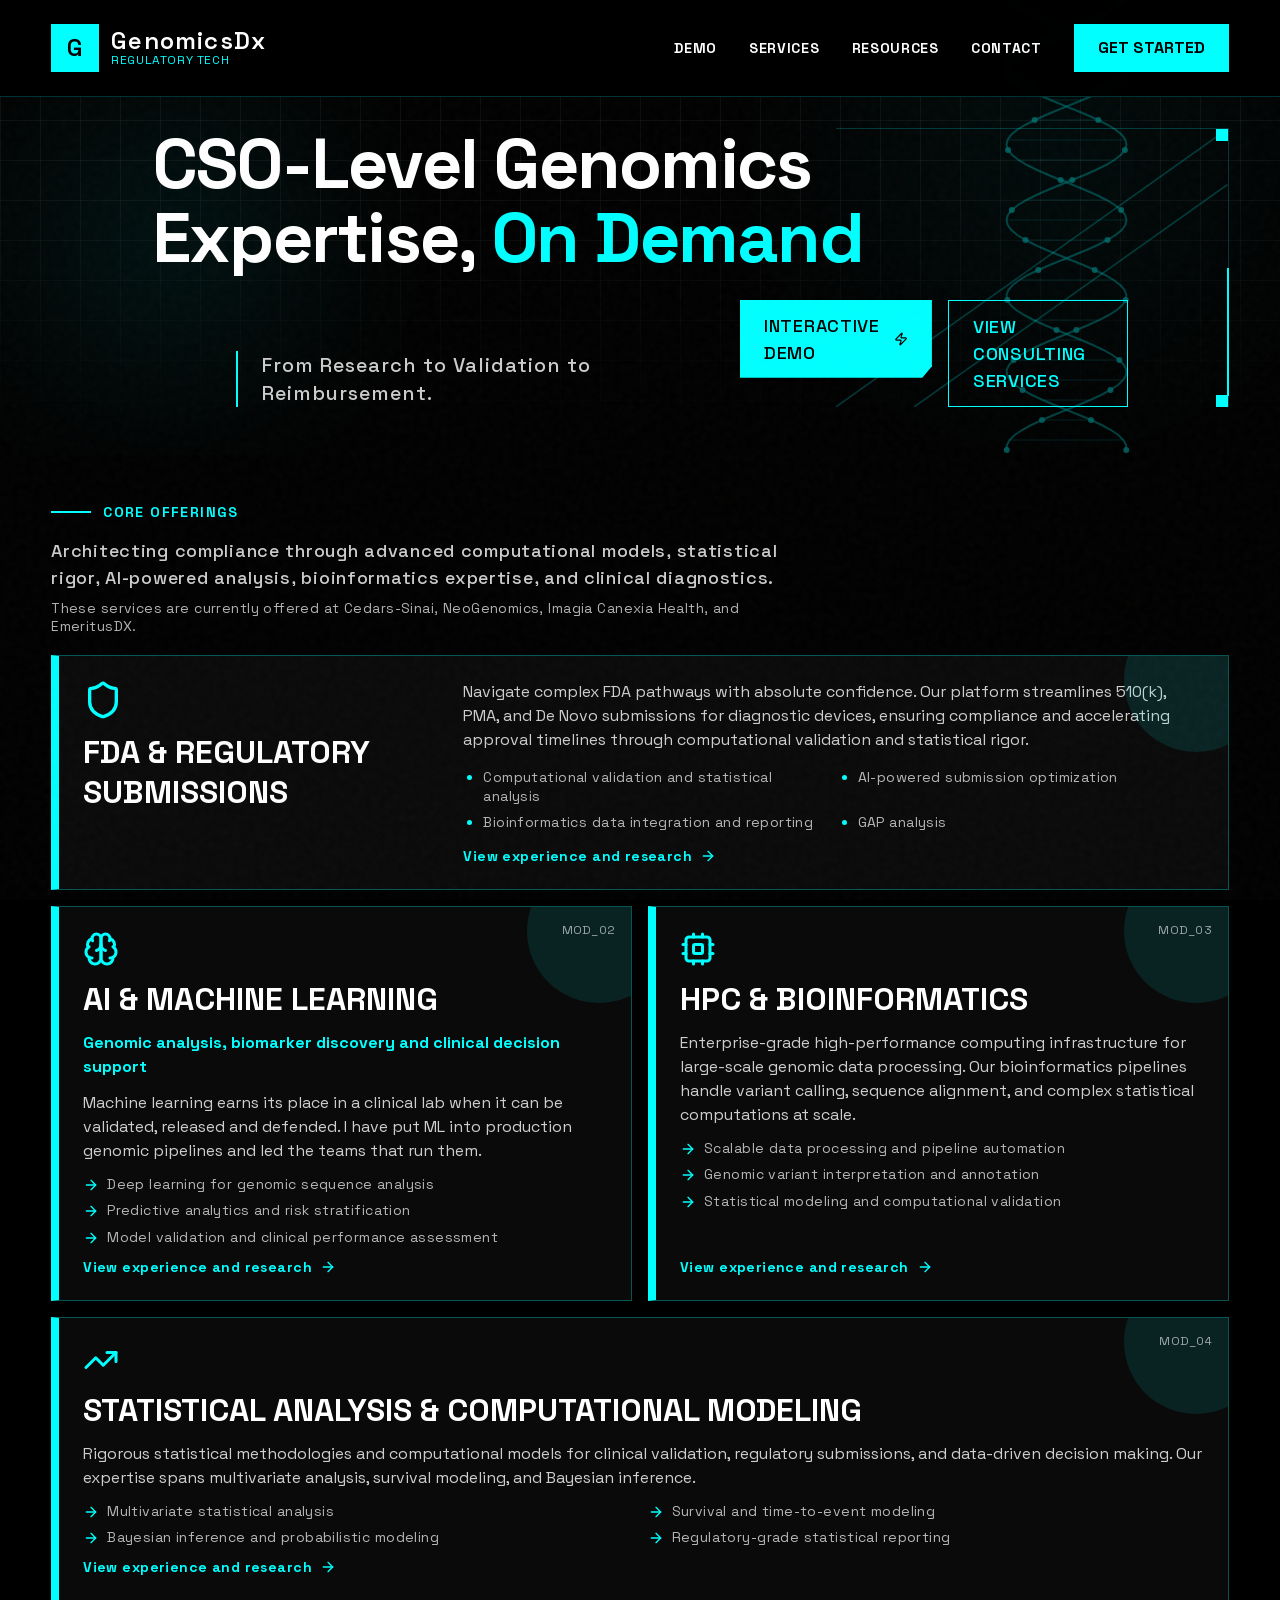
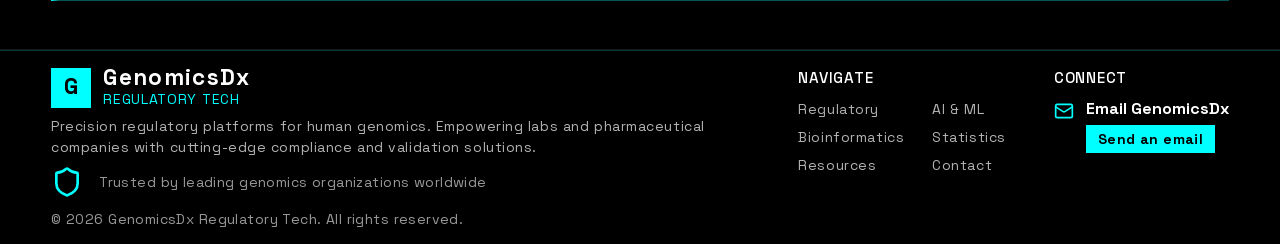
<file: index.html>
<!doctype html>
<html lang="en">
<head>
  <meta charset="utf-8">
  <meta name="viewport" content="width=device-width, initial-scale=1">
  <title>GenomicsDx Regulatory Tech</title>
  <link rel="stylesheet" href="./site.css?v=20261106c">
  <script defer src="./site.js?v=20261106c"></script>
</head>
<body>
  <div id="root" data-page="home"></div>
  <noscript>Please enable JavaScript to view the GenomicsDx website.</noscript>
</body>
</html>
</file>
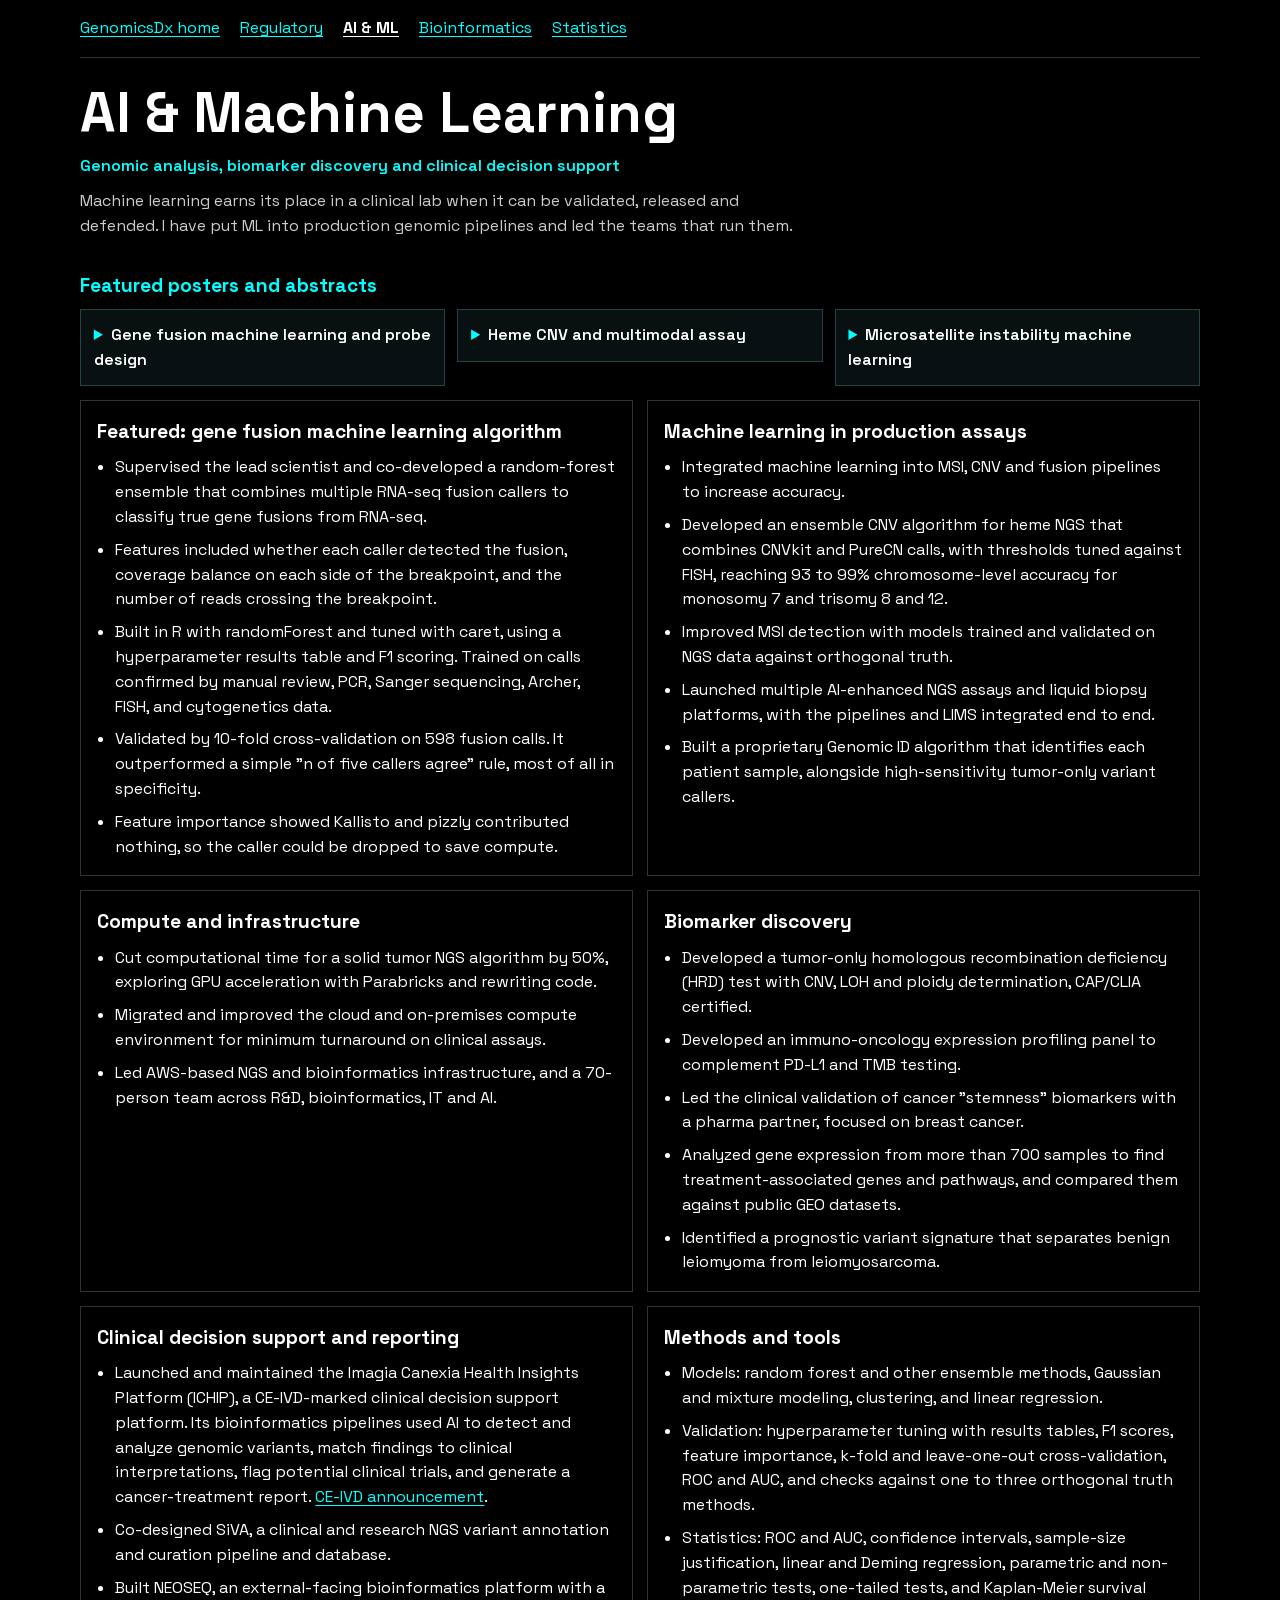
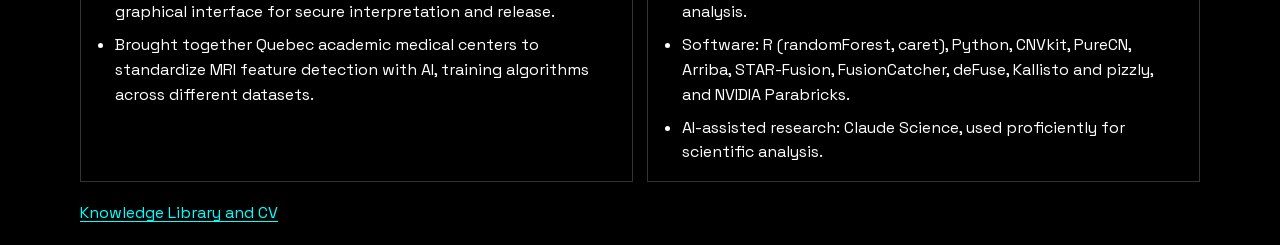
<file: ai-ml.html>
<!doctype html>
<html lang="en">
<head>
  <meta charset="utf-8">
  <meta name="viewport" content="width=device-width, initial-scale=1">
  <title>AI &amp; Machine Learning | GenomicsDx</title>
  <link rel="stylesheet" href="./site.css">
  <link rel="stylesheet" href="./capabilities.css">
</head>
<body class="capability-page">
  <div class="capability-shell">
    <nav class="capability-nav" aria-label="Capabilities">
      <a href="./index.html#services">GenomicsDx home</a><a href="./regulatory.html">Regulatory</a><a href="./ai-ml.html" aria-current="page">AI &amp; ML</a><a href="./bioinformatics.html">Bioinformatics</a><a href="./statistics.html">Statistics</a>
    </nav>
    <main>
      <header class="capability-intro"><h1>AI &amp; Machine Learning</h1>
  
    
    <p class="sub">Genomic analysis, biomarker discovery and clinical decision support</p>
    <p class="intro">Machine learning earns its place in a clinical lab when it can be validated, released and defended. I have put ML into production genomic pipelines and led the teams that run them.</p>
  </header>
      <div class="capability-grid">
  <div class="research-section">
    <h2>Featured posters and abstracts</h2>
    <div class="research-row">
    <details>
      <summary>Gene fusion machine learning and probe design</summary>
    <p>An ensemble machine learning fusion classifier, its use in a solid-tumor RNA fusion assay, and an algorithm for designing fusion-targeting probes.</p>
    <ul class="links">
      <li><a href="https://ash.confex.com/ash/2020/webprogram/Paper142020.html">Gene fusion algorithm based on multiple fusion callers and an ensemble machine learning approach</a><span class="m">ASH 2020 · Abstract 1560</span></li>
      <li><a href="https://www.neogenomics.com/sites/default/files/literature/ASH-2020-Presentation-Brad-Thomas.pdf">Gene fusion algorithm · Presentation (PDF)</a><span class="m">ASH 2020</span></li>
      <li><a href="https://neogenomics.com/sites/default/files/literature/AACR_2021_Poster_2238_control_3643_final.pdf">RNA-merging point targeted assay for solid tumors · Poster (PDF)</a><span class="m">AACR 2021 · Abstract 2238 · Three callers and a machine-learning step</span></li>
      <li><a href="https://neogenomics.com/sites/default/files/literature/20210326_AACR_Poster_2640.pdf">Probe design algorithm for direct fusion targeting from RNA · Poster (PDF)</a><span class="m">AACR 2021 · Abstract 241, poster 2640</span></li>
      <li><a href="https://doi.org/10.1158/1538-7445.AM2021-241">Probe design algorithm · Published abstract</a><span class="m">AACR 2021 · Abstract 241</span></li>
    </ul>
    </details>
    <details>
      <summary>Heme CNV and multimodal assay</summary>
    <p>Chromosome-level CNV prediction from targeted NGS, and the single-tube multimodal assay it supports.</p>
    <ul class="links">
      <li><a href="https://cms.neogenomics.com/sites/default/files/literature/ASH%2520Hyunjun%25202021.pdf">Chromosome-level CNV prediction from targeted NGS · Poster (PDF)</a><span class="m">ASH 2021 · Poster 3994</span></li>
      <li><a href="https://ash.confex.com/ash/2020/webprogram/Paper140460.html">Multimodal NGS assay for hematologic malignancies</a><span class="m">ASH 2020 · Abstract 3379</span></li>
    </ul>
    </details>
    <details>
      <summary>Microsatellite instability machine learning</summary>
    <p>A machine learning method for identifying MSI-high samples without matched normal.</p>
    <ul class="links">
      <li><a href="https://www.cancergenomics.org/meetings/2023_scientific_program.php">Machine learning method for identifying MSI DNA samples without matched normal</a><span class="m">CGC 2023 · Presentation by Vincent Funari</span></li>
      <li><a href="https://doi.org/10.1158/1538-7445.AM2023-4279">Method for identifying microsatellite instability high DNA abnormality samples</a><span class="m">AACR 2023 · Related Imagia Canexia Health team abstract 4279</span></li>
    </ul>
    </details>
    </div>
  </div>

  <div class="block">
    <h2>Featured: gene fusion machine learning algorithm</h2>
    <ul>
      <li>Supervised the lead scientist and co-developed a random-forest ensemble that combines multiple RNA-seq fusion callers to classify true gene fusions from RNA-seq.</li>
      <li>Features included whether each caller detected the fusion, coverage balance on each side of the breakpoint, and the number of reads crossing the breakpoint.</li>
      <li>Built in R with randomForest and tuned with caret, using a hyperparameter results table and F1 scoring. Trained on calls confirmed by manual review, PCR, Sanger sequencing, Archer, FISH, and cytogenetics data.</li>
      <li>Validated by 10-fold cross-validation on 598 fusion calls. It outperformed a simple &quot;n of five callers agree&quot; rule, most of all in specificity.</li>
      <li>Feature importance showed Kallisto and pizzly contributed nothing, so the caller could be dropped to save compute.</li>
    </ul>
  </div>

  <div class="block">
    <h2>Machine learning in production assays</h2>
    <ul>
      <li>Integrated machine learning into MSI, CNV and fusion pipelines to increase accuracy.</li>
      <li>Developed an ensemble CNV algorithm for heme NGS that combines CNVkit and PureCN calls, with thresholds tuned against FISH, reaching 93 to 99% chromosome-level accuracy for monosomy 7 and trisomy 8 and 12.</li>
      <li>Improved MSI detection with models trained and validated on NGS data against orthogonal truth.</li>
      
      <li>Launched multiple AI-enhanced NGS assays and liquid biopsy platforms, with the pipelines and LIMS integrated end to end.</li>
      <li>Built a proprietary Genomic ID algorithm that identifies each patient sample, alongside high-sensitivity tumor-only variant callers.</li>
    </ul>
  </div>

  <div class="block">
    <h2>Compute and infrastructure</h2>
    <ul>
      <li>Cut computational time for a solid tumor NGS algorithm by 50%, exploring GPU acceleration with Parabricks and rewriting code.</li>
      <li>Migrated and improved the cloud and on-premises compute environment for minimum turnaround on clinical assays.</li>
      <li>Led AWS-based NGS and bioinformatics infrastructure, and a 70-person team across R&amp;D, bioinformatics, IT and AI.</li>
    </ul>
  </div>

  <div class="block">
    <h2>Biomarker discovery</h2>
    <ul>
      <li>Developed a tumor-only homologous recombination deficiency (HRD) test with CNV, LOH and ploidy determination, CAP/CLIA certified.</li>
      <li>Developed an immuno-oncology expression profiling panel to complement PD-L1 and TMB testing.</li>
      <li>Led the clinical validation of cancer &quot;stemness&quot; biomarkers with a pharma partner, focused on breast cancer.</li>
      <li>Analyzed gene expression from more than 700 samples to find treatment-associated genes and pathways, and compared them against public GEO datasets.</li>
      <li>Identified a prognostic variant signature that separates benign leiomyoma from leiomyosarcoma.</li>
    </ul>
  </div>

  <div class="block">
    <h2>Clinical decision support and reporting</h2>
    <ul>
      <li>Launched and maintained the Imagia Canexia Health Insights Platform (ICHIP), a CE-IVD-marked clinical decision support platform. Its bioinformatics pipelines used AI to detect and analyze genomic variants, match findings to clinical interpretations, flag potential clinical trials, and generate a cancer-treatment report. <a href="https://www.businesswire.com/news/home/20220615005252/en/Imagia-Canexia-Health-Achieves-First-CE-IVD-Status-in-the-E.U.-to-Deploy-Comprehensive-Cancer-Testing-Platform">CE-IVD announcement</a>.</li>
      <li>Co-designed SiVA, a clinical and research NGS variant annotation and curation pipeline and database.</li>
      <li>Built NEOSEQ, an external-facing bioinformatics platform with a graphical interface for secure interpretation and release.</li>
      <li>Brought together Quebec academic medical centers to standardize MRI feature detection with AI, training algorithms across different datasets.</li>
    </ul>
  </div>

  <div class="block">
    <h2>Methods and tools</h2>
    <ul>
      <li>Models: random forest and other ensemble methods, Gaussian and mixture modeling, clustering, and linear regression.</li>
      <li>Validation: hyperparameter tuning with results tables, F1 scores, feature importance, k-fold and leave-one-out cross-validation, ROC and AUC, and checks against one to three orthogonal truth methods.</li>
      <li>Statistics: ROC and AUC, confidence intervals, sample-size justification, linear and Deming regression, parametric and non-parametric tests, one-tailed tests, and Kaplan-Meier survival analysis.</li>
      <li>Software: R (randomForest, caret), Python, CNVkit, PureCN, Arriba, STAR-Fusion, FusionCatcher, deFuse, Kallisto and pizzly, and NVIDIA Parabricks.</li>
      <li>AI-assisted research: Claude Science, used proficiently for scientific analysis.</li>
    </ul>
  </div>

  

  
</div>
    </main>
    <footer class="capability-footer"><a href="./resources.html">Knowledge Library and CV</a></footer>
  </div>
</body>
</html>
</file>
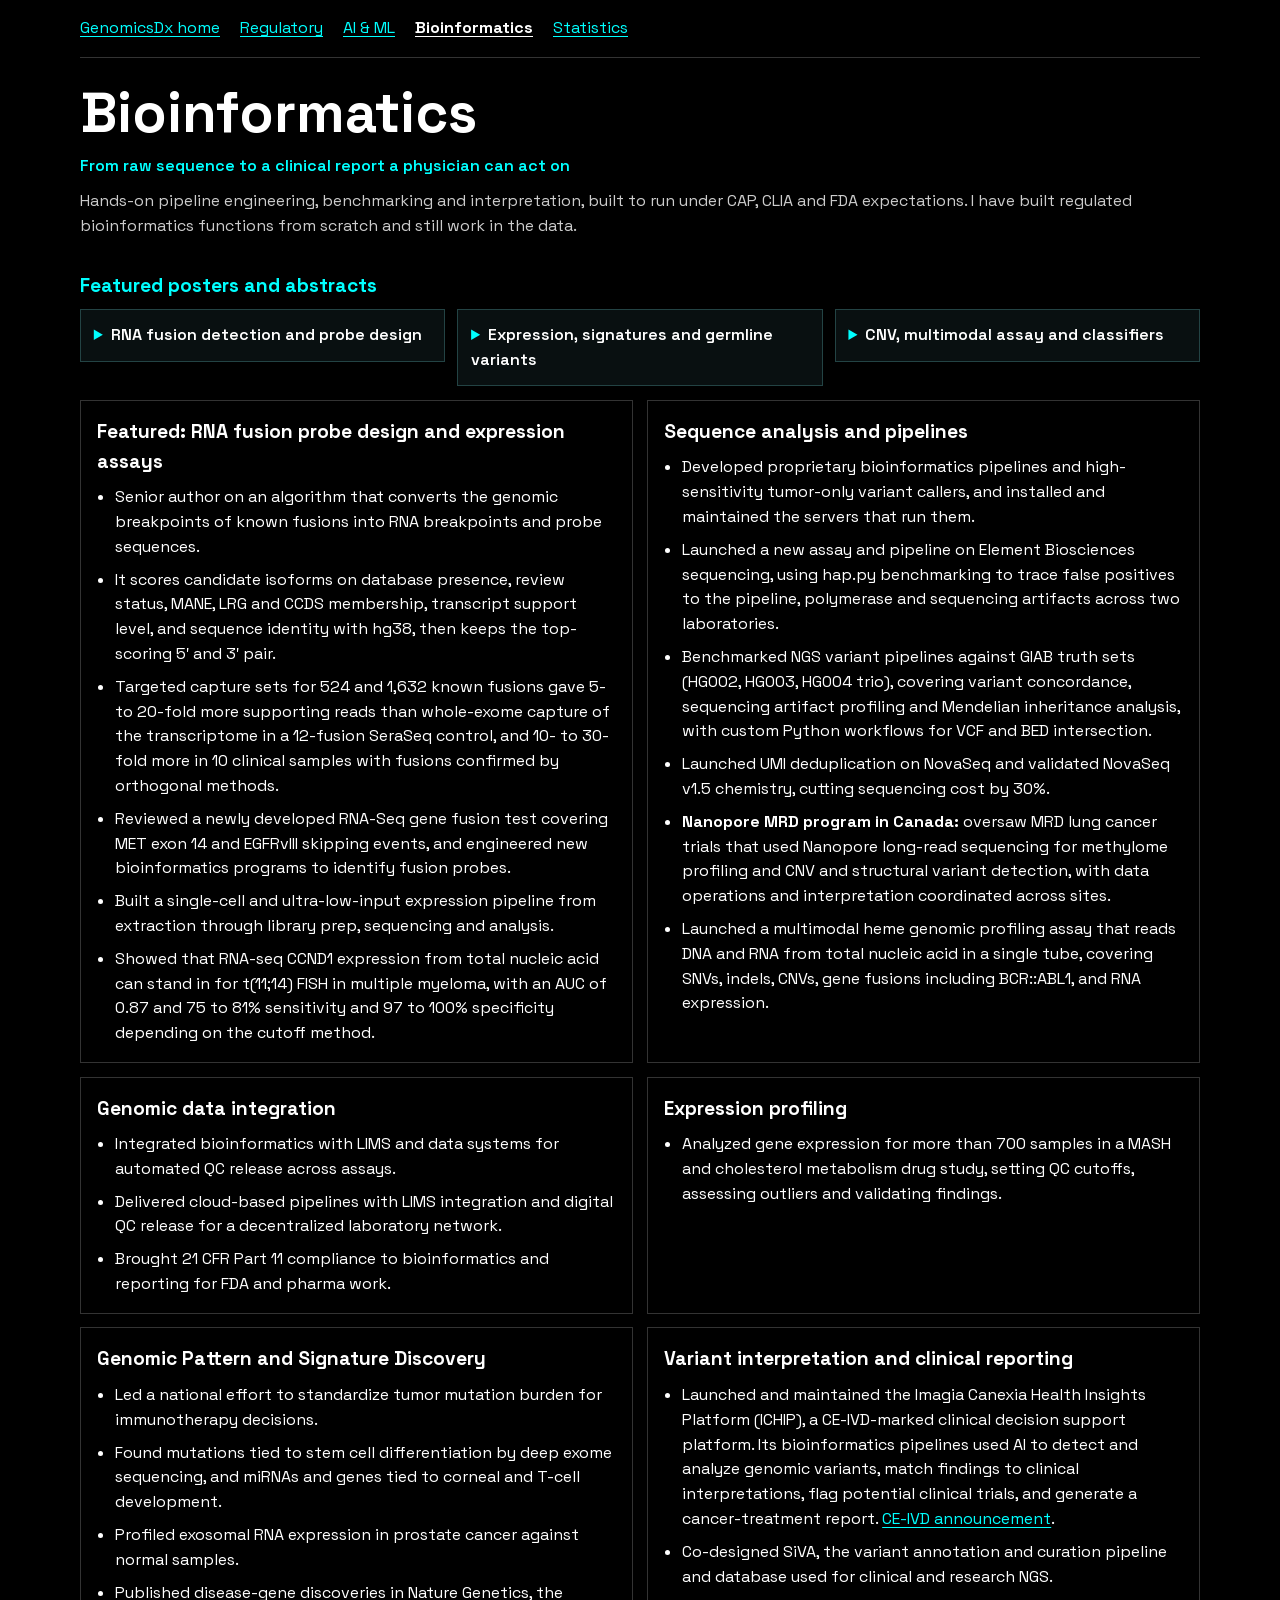
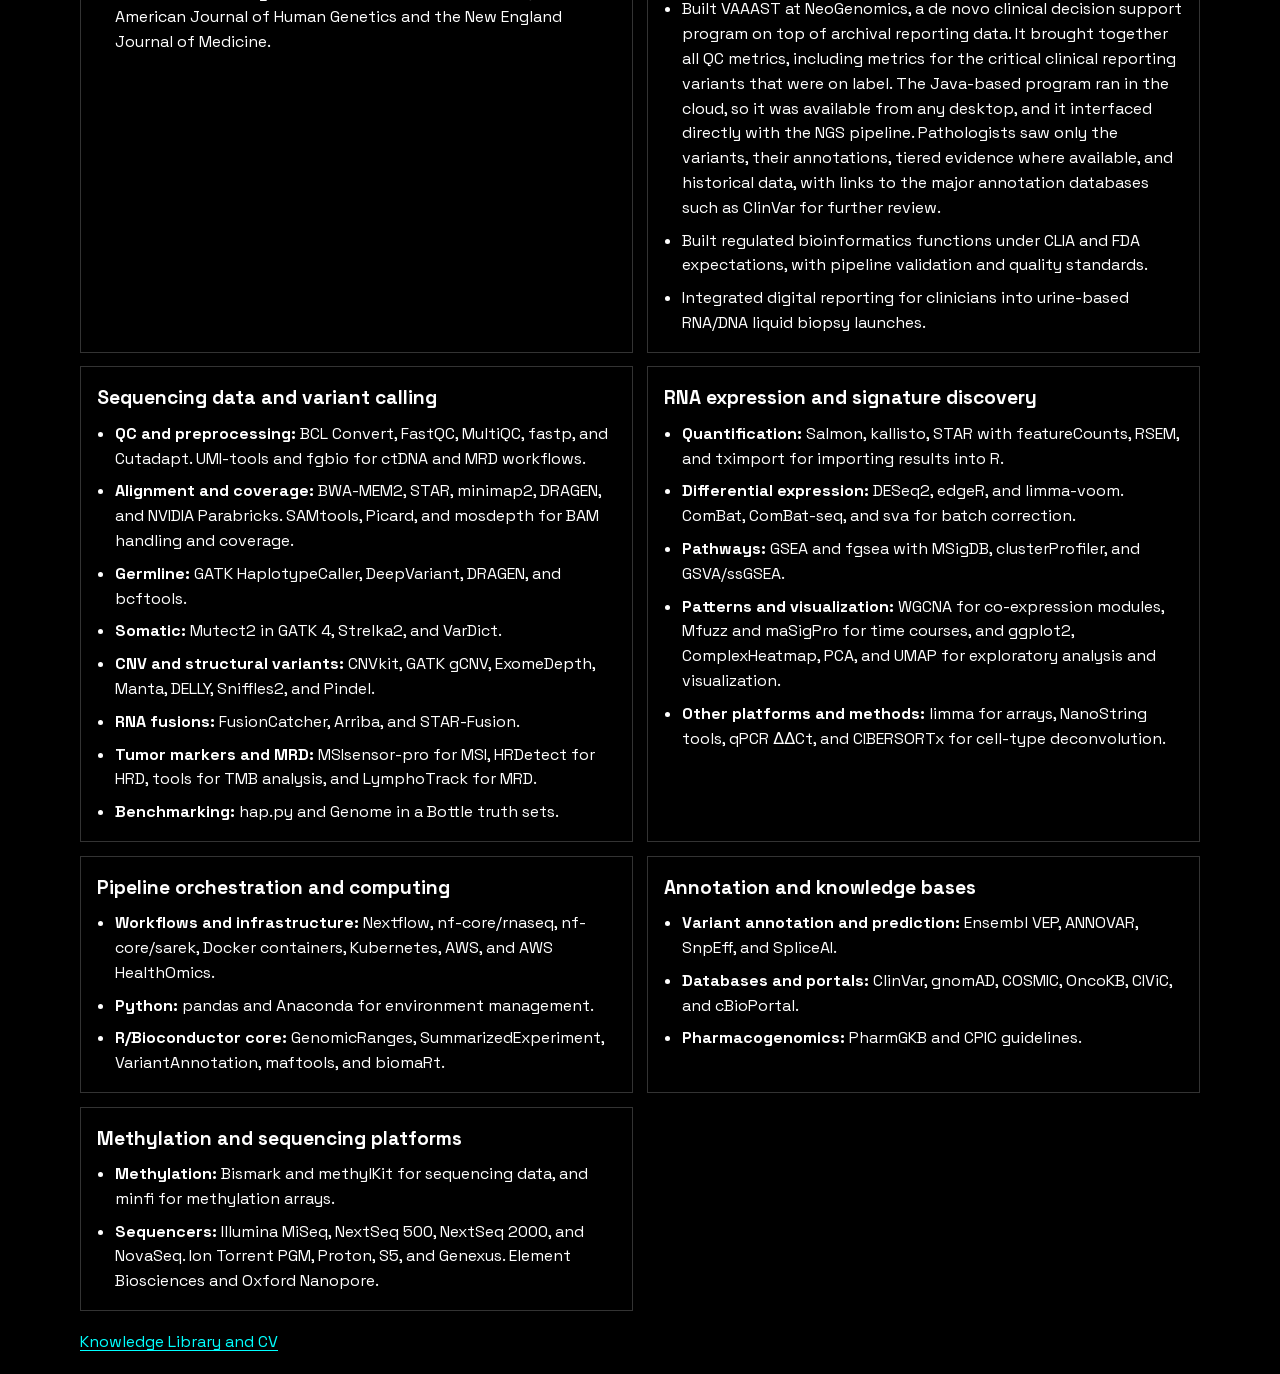
<file: bioinformatics.html>
<!doctype html>
<html lang="en">
<head>
  <meta charset="utf-8">
  <meta name="viewport" content="width=device-width, initial-scale=1">
  <title>Bioinformatics | GenomicsDx</title>
  <link rel="stylesheet" href="./site.css">
  <link rel="stylesheet" href="./capabilities.css">
</head>
<body class="capability-page">
  <div class="capability-shell">
    <nav class="capability-nav" aria-label="Capabilities">
      <a href="./index.html#services">GenomicsDx home</a><a href="./regulatory.html">Regulatory</a><a href="./ai-ml.html">AI &amp; ML</a><a href="./bioinformatics.html" aria-current="page">Bioinformatics</a><a href="./statistics.html">Statistics</a>
    </nav>
    <main>
      <header class="capability-intro wide"><h1>Bioinformatics</h1>
  
    
    <p class="sub">From raw sequence to a clinical report a physician can act on</p>
    <p class="intro">Hands-on pipeline engineering, benchmarking and interpretation, built to run under CAP, CLIA and FDA expectations. I have built regulated bioinformatics functions from scratch and still work in the data.</p>
  </header>
      <div class="capability-grid">
  <div class="research-section">
    <h2>Featured posters and abstracts</h2>
    <div class="research-row">
    <details>
      <summary>RNA fusion detection and probe design</summary>
    <p>Targeted RNA fusion assays, the probe design algorithm behind them, and the multi-caller machine learning fusion classifier.</p>
    <ul class="links">
      <li><a href="https://neogenomics.com/sites/default/files/literature/AACR_2021_Poster_2238_control_3643_final.pdf">RNA-merging point targeted assay for solid tumors · Poster (PDF)</a><span class="m">AACR 2021 · Abstract 2238</span></li>
      <li><a href="https://neogenomics.com/sites/default/files/literature/20210326_AACR_Poster_2640.pdf">Probe design algorithm for direct fusion targeting from RNA · Poster (PDF)</a><span class="m">AACR 2021 · Abstract 241, poster 2640</span></li>
      <li><a href="https://doi.org/10.1158/1538-7445.AM2021-241">Probe design algorithm · Published abstract</a><span class="m">AACR 2021 · Abstract 241</span></li>
      <li><a href="https://ash.confex.com/ash/2020/webprogram/Paper142020.html">Gene fusion algorithm using multiple fusion callers and ensemble machine learning</a><span class="m">ASH 2020 · Abstract 1560</span></li>
      <li><a href="https://www.neogenomics.com/sites/default/files/literature/ASH-2020-Presentation-Brad-Thomas.pdf">Gene fusion algorithm · Presentation (PDF)</a><span class="m">ASH 2020</span></li>
    </ul>
    </details>
    <details>
      <summary>Expression, signatures and germline variants</summary>
    <p>RNA expression as a surrogate for a translocation test, genomic signatures linked to PD-L1 and TMB status, and candidate germline variants from a myeloid panel.</p>
    <ul class="links">
      <li><a href="https://cms.neogenomics.com/sites/default/files/literature/ASH%2520Abhisek.pdf">CCND1 overexpression by RNA-seq as a surrogate for t(11;14) in multiple myeloma · Poster (PDF)</a><span class="m">ASH · Poster 2961</span></li>
      <li><a href="https://www.neogenomics.com/sites/default/files/literature/AACR_2020-Poster-3170-final.pdf">Genomic signatures associated with PD-L1/TMB status in lung cancer · Poster (PDF)</a><span class="m">AACR 2020 · Poster 3170 · CGP panel, 874 FFPE samples</span></li>
      <li><a href="https://ashpublications.org/blood/article/130/Supplement%201/585/115611/Potential-Familial-Predisposition-to-Hematologic">Potential familial predisposition to hematologic neoplasm in adults with myeloid neoplasms</a><span class="m">ASH 2017 · Blood 130 (Supplement 1): 585</span></li>
    </ul>
    </details>
    <details>
      <summary>CNV, multimodal assay and classifiers</summary>
    <p>Chromosome-level CNV prediction, the single-tube multimodal heme assay, and MSI and endometrial molecular classifiers.</p>
    <ul class="links">
      <li><a href="https://cms.neogenomics.com/sites/default/files/literature/ASH%2520Hyunjun%25202021.pdf">Chromosome-level CNV prediction from targeted NGS · Poster (PDF)</a><span class="m">ASH 2021 · Abstract 3994</span></li>
      <li><a href="https://ash.confex.com/ash/2020/webprogram/Paper140460.html">Multimodal NGS assay for hematologic malignancies</a><span class="m">ASH 2020 · Abstract 3379</span></li>
      <li><a href="https://aacrjournals.org/cancerres/article/83/7_Supplement/4279/723315/Abstract-4279-Method-for-identifying">Method for identifying microsatellite instability high DNA abnormality samples</a><span class="m">AACR 2023 · Abstract 4279 · Random forest MSI-H classifier, 21 loci, no matched normal</span></li>
      <li><a href="https://aacrjournals.org/cancerres/article/83/7_Supplement/4542/724528">Development of a one-step molecular classifier&hellip;</a><span class="m">AACR 2023 · Abstract 4542 · SNV, indel, CNV and MSI in one DNA workflow for ProMisE endometrial classification</span></li>
    </ul>
    </details>
    </div>
  </div>

  <div class="block">
    <h2>Featured: RNA fusion probe design and expression assays</h2>
    <ul>
      <li>Senior author on an algorithm that converts the genomic breakpoints of known fusions into RNA breakpoints and probe sequences.</li>
      <li>It scores candidate isoforms on database presence, review status, MANE, LRG and CCDS membership, transcript support level, and sequence identity with hg38, then keeps the top-scoring 5′ and 3′ pair.</li>
      <li>Targeted capture sets for 524 and 1,632 known fusions gave 5- to 20-fold more supporting reads than whole-exome capture of the transcriptome in a 12-fusion SeraSeq control, and 10- to 30-fold more in 10 clinical samples with fusions confirmed by orthogonal methods.</li>
      <li>Reviewed a newly developed RNA-Seq gene fusion test covering MET exon 14 and EGFRvIII skipping events, and engineered new bioinformatics programs to identify fusion probes.</li>
      <li>Built a single-cell and ultra-low-input expression pipeline from extraction through library prep, sequencing and analysis.</li>
      <li>Showed that RNA-seq CCND1 expression from total nucleic acid can stand in for t(11;14) FISH in multiple myeloma, with an AUC of 0.87 and 75 to 81% sensitivity and 97 to 100% specificity depending on the cutoff method.</li>
    </ul>
  </div>

  <div class="block">
    <h2>Sequence analysis and pipelines</h2>
    <ul>
      <li>Developed proprietary bioinformatics pipelines and high-sensitivity tumor-only variant callers, and installed and maintained the servers that run them.</li>
      <li>Launched a new assay and pipeline on Element Biosciences sequencing, using hap.py benchmarking to trace false positives to the pipeline, polymerase and sequencing artifacts across two laboratories.</li>
      <li>Benchmarked NGS variant pipelines against GIAB truth sets (HG002, HG003, HG004 trio), covering variant concordance, sequencing artifact profiling and Mendelian inheritance analysis, with custom Python workflows for VCF and BED intersection.</li>
      <li>Launched UMI deduplication on NovaSeq and validated NovaSeq v1.5 chemistry, cutting sequencing cost by 30%.</li>
      <li><strong>Nanopore MRD program in Canada:</strong> oversaw MRD lung cancer trials that used Nanopore long-read sequencing for methylome profiling and CNV and structural variant detection, with data operations and interpretation coordinated across sites.</li>
      <li>Launched a multimodal heme genomic profiling assay that reads DNA and RNA from total nucleic acid in a single tube, covering SNVs, indels, CNVs, gene fusions including BCR::ABL1, and RNA expression.</li>
    </ul>
  </div>

  <div class="block">
    <h2>Genomic data integration</h2>
    <ul>
      <li>Integrated bioinformatics with LIMS and data systems for automated QC release across assays.</li>
      <li>Delivered cloud-based pipelines with LIMS integration and digital QC release for a decentralized laboratory network.</li>
      <li>Brought 21 CFR Part 11 compliance to bioinformatics and reporting for FDA and pharma work.</li>
    </ul>
  </div>

  <div class="block">
    <h2>Expression profiling</h2>
    <ul>
      <li>Analyzed gene expression for more than 700 samples in a MASH and cholesterol metabolism drug study, setting QC cutoffs, assessing outliers and validating findings.</li>
    </ul>
  </div>

  <div class="block">
    <h2>Genomic Pattern and Signature Discovery</h2>
    <ul>
      <li>Led a national effort to standardize tumor mutation burden for immunotherapy decisions.</li>
      <li>Found mutations tied to stem cell differentiation by deep exome sequencing, and miRNAs and genes tied to corneal and T-cell development.</li>
      <li>Profiled exosomal RNA expression in prostate cancer against normal samples.</li>
      <li>Published disease-gene discoveries in Nature Genetics, the American Journal of Human Genetics and the New England Journal of Medicine.</li>
    </ul>
  </div>

  <div class="block">
    <h2>Variant interpretation and clinical reporting</h2>
    <ul>
      <li>Launched and maintained the Imagia Canexia Health Insights Platform (ICHIP), a CE-IVD-marked clinical decision support platform. Its bioinformatics pipelines used AI to detect and analyze genomic variants, match findings to clinical interpretations, flag potential clinical trials, and generate a cancer-treatment report. <a href="https://www.businesswire.com/news/home/20220615005252/en/Imagia-Canexia-Health-Achieves-First-CE-IVD-Status-in-the-E.U.-to-Deploy-Comprehensive-Cancer-Testing-Platform">CE-IVD announcement</a>.</li>
      <li>Co-designed SiVA, the variant annotation and curation pipeline and database used for clinical and research NGS.</li>
      <li>Built VAAAST at NeoGenomics, a de novo clinical decision support program on top of archival reporting data. It brought together all QC metrics, including metrics for the critical clinical reporting variants that were on label. The Java-based program ran in the cloud, so it was available from any desktop, and it interfaced directly with the NGS pipeline. Pathologists saw only the variants, their annotations, tiered evidence where available, and historical data, with links to the major annotation databases such as ClinVar for further review.</li>
      <li>Built regulated bioinformatics functions under CLIA and FDA expectations, with pipeline validation and quality standards.</li>
      <li>Integrated digital reporting for clinicians into urine-based RNA/DNA liquid biopsy launches.</li>
    </ul>
  </div>

  <div class="block">
    <h2>Sequencing data and variant calling</h2>
    <ul>
      <li><strong>QC and preprocessing:</strong> BCL Convert, FastQC, MultiQC, fastp, and Cutadapt. UMI-tools and fgbio for ctDNA and MRD workflows.</li>
      <li><strong>Alignment and coverage:</strong> BWA-MEM2, STAR, minimap2, DRAGEN, and NVIDIA Parabricks. SAMtools, Picard, and mosdepth for BAM handling and coverage.</li>
      <li><strong>Germline:</strong> GATK HaplotypeCaller, DeepVariant, DRAGEN, and bcftools.</li>
      <li><strong>Somatic:</strong> Mutect2 in GATK 4, Strelka2, and VarDict.</li>
      <li><strong>CNV and structural variants:</strong> CNVkit, GATK gCNV, ExomeDepth, Manta, DELLY, Sniffles2, and Pindel.</li>
      <li><strong>RNA fusions:</strong> FusionCatcher, Arriba, and STAR-Fusion.</li>
      <li><strong>Tumor markers and MRD:</strong> MSIsensor-pro for MSI, HRDetect for HRD, tools for TMB analysis, and LymphoTrack for MRD.</li>
      <li><strong>Benchmarking:</strong> hap.py and Genome in a Bottle truth sets.</li>
    </ul>
  </div>
  <div class="block">
    <h2>RNA expression and signature discovery</h2>
    <ul>
      <li><strong>Quantification:</strong> Salmon, kallisto, STAR with featureCounts, RSEM, and tximport for importing results into R.</li>
      <li><strong>Differential expression:</strong> DESeq2, edgeR, and limma-voom. ComBat, ComBat-seq, and sva for batch correction.</li>
      <li><strong>Pathways:</strong> GSEA and fgsea with MSigDB, clusterProfiler, and GSVA/ssGSEA.</li>
      <li><strong>Patterns and visualization:</strong> WGCNA for co-expression modules, Mfuzz and maSigPro for time courses, and ggplot2, ComplexHeatmap, PCA, and UMAP for exploratory analysis and visualization.</li>
      <li><strong>Other platforms and methods:</strong> limma for arrays, NanoString tools, qPCR ΔΔCt, and CIBERSORTx for cell-type deconvolution.</li>
    </ul>
  </div>
  <div class="block">
    <h2>Pipeline orchestration and computing</h2>
    <ul>
      <li><strong>Workflows and infrastructure:</strong> Nextflow, nf-core/rnaseq, nf-core/sarek, Docker containers, Kubernetes, AWS, and AWS HealthOmics.</li>
      <li><strong>Python:</strong> pandas and Anaconda for environment management.</li>
      <li><strong>R/Bioconductor core:</strong> GenomicRanges, SummarizedExperiment, VariantAnnotation, maftools, and biomaRt.</li>
    </ul>
  </div>
  <div class="block">
    <h2>Annotation and knowledge bases</h2>
    <ul>
      <li><strong>Variant annotation and prediction:</strong> Ensembl VEP, ANNOVAR, SnpEff, and SpliceAI.</li>
      <li><strong>Databases and portals:</strong> ClinVar, gnomAD, COSMIC, OncoKB, CIViC, and cBioPortal.</li>
      <li><strong>Pharmacogenomics:</strong> PharmGKB and CPIC guidelines.</li>
    </ul>
  </div>
  <div class="block">
    <h2>Methylation and sequencing platforms</h2>
    <ul>
      <li><strong>Methylation:</strong> Bismark and methylKit for sequencing data, and minfi for methylation arrays.</li>
      <li><strong>Sequencers:</strong> Illumina MiSeq, NextSeq 500, NextSeq 2000, and NovaSeq. Ion Torrent PGM, Proton, S5, and Genexus. Element Biosciences and Oxford Nanopore.</li>
    </ul>
  </div>


  

  
</div>
    </main>
    <footer class="capability-footer"><a href="./resources.html">Knowledge Library and CV</a></footer>
  </div>
</body>
</html>
</file>
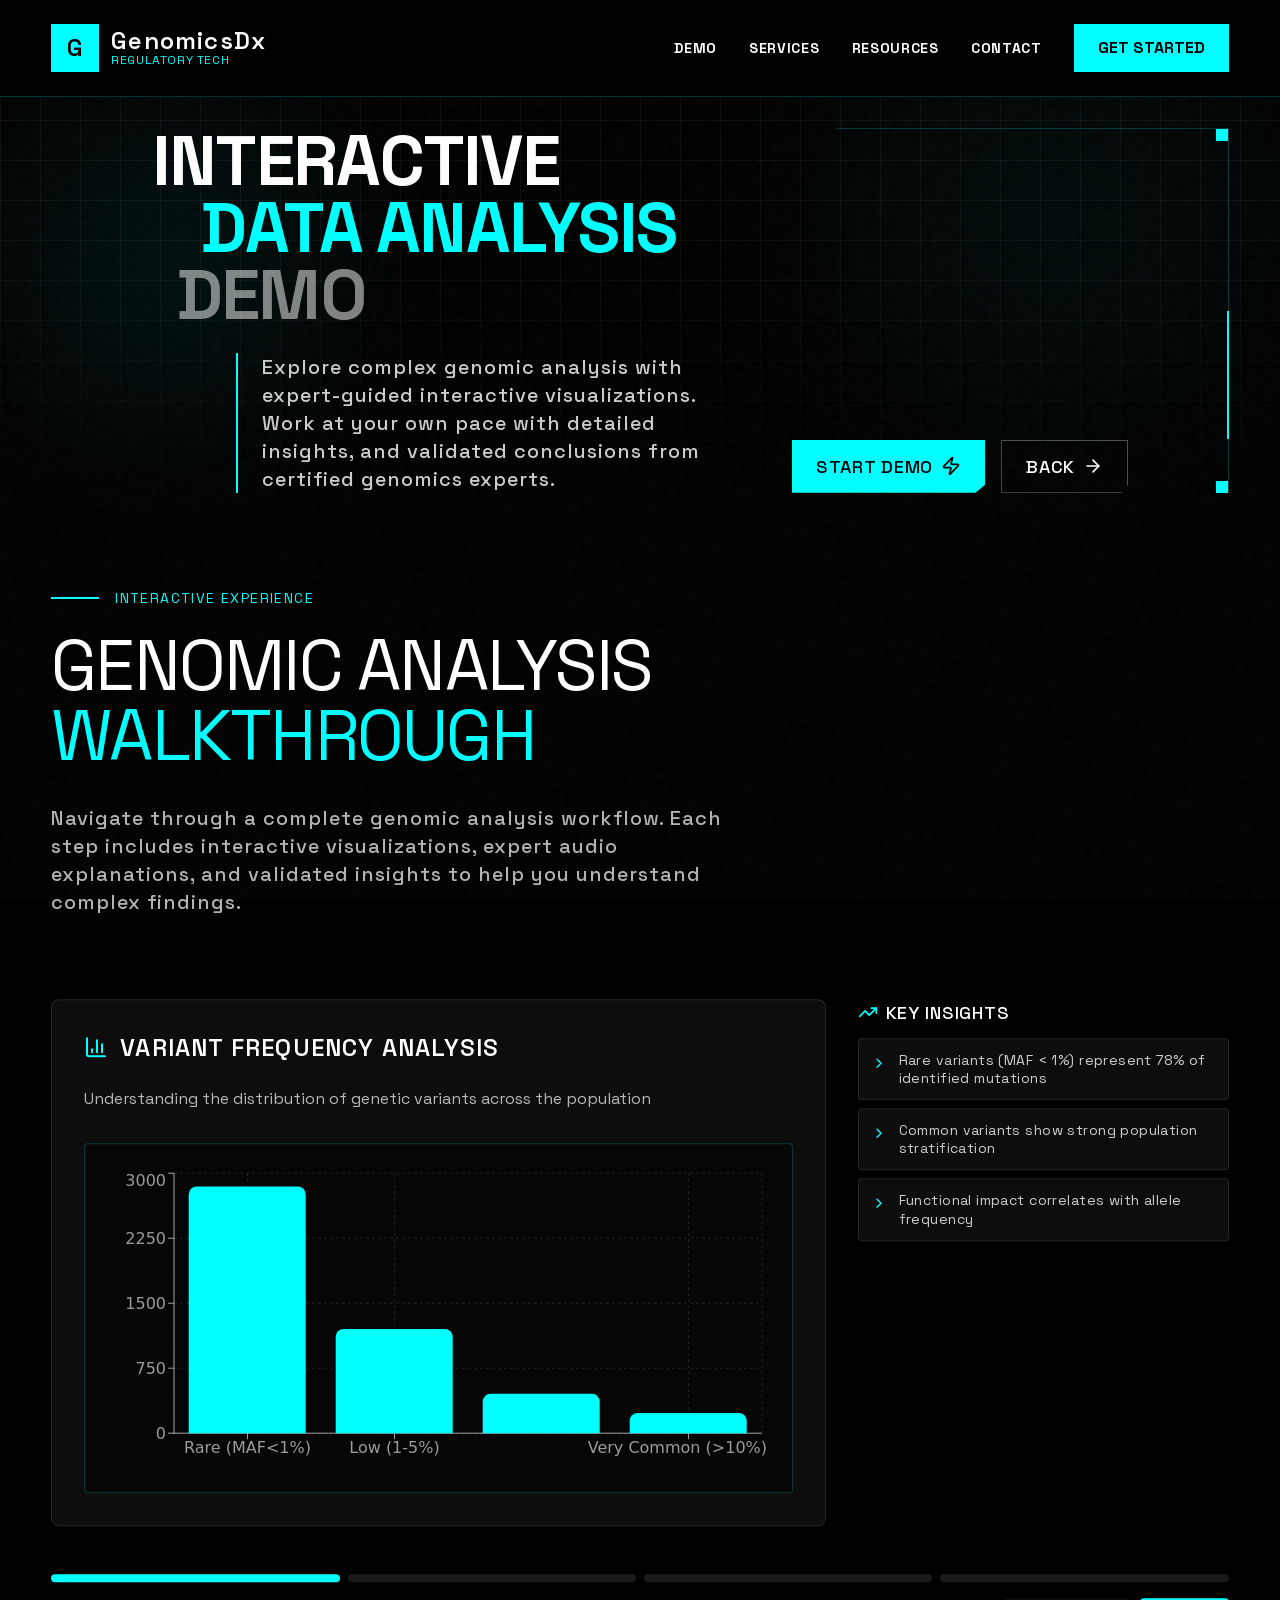
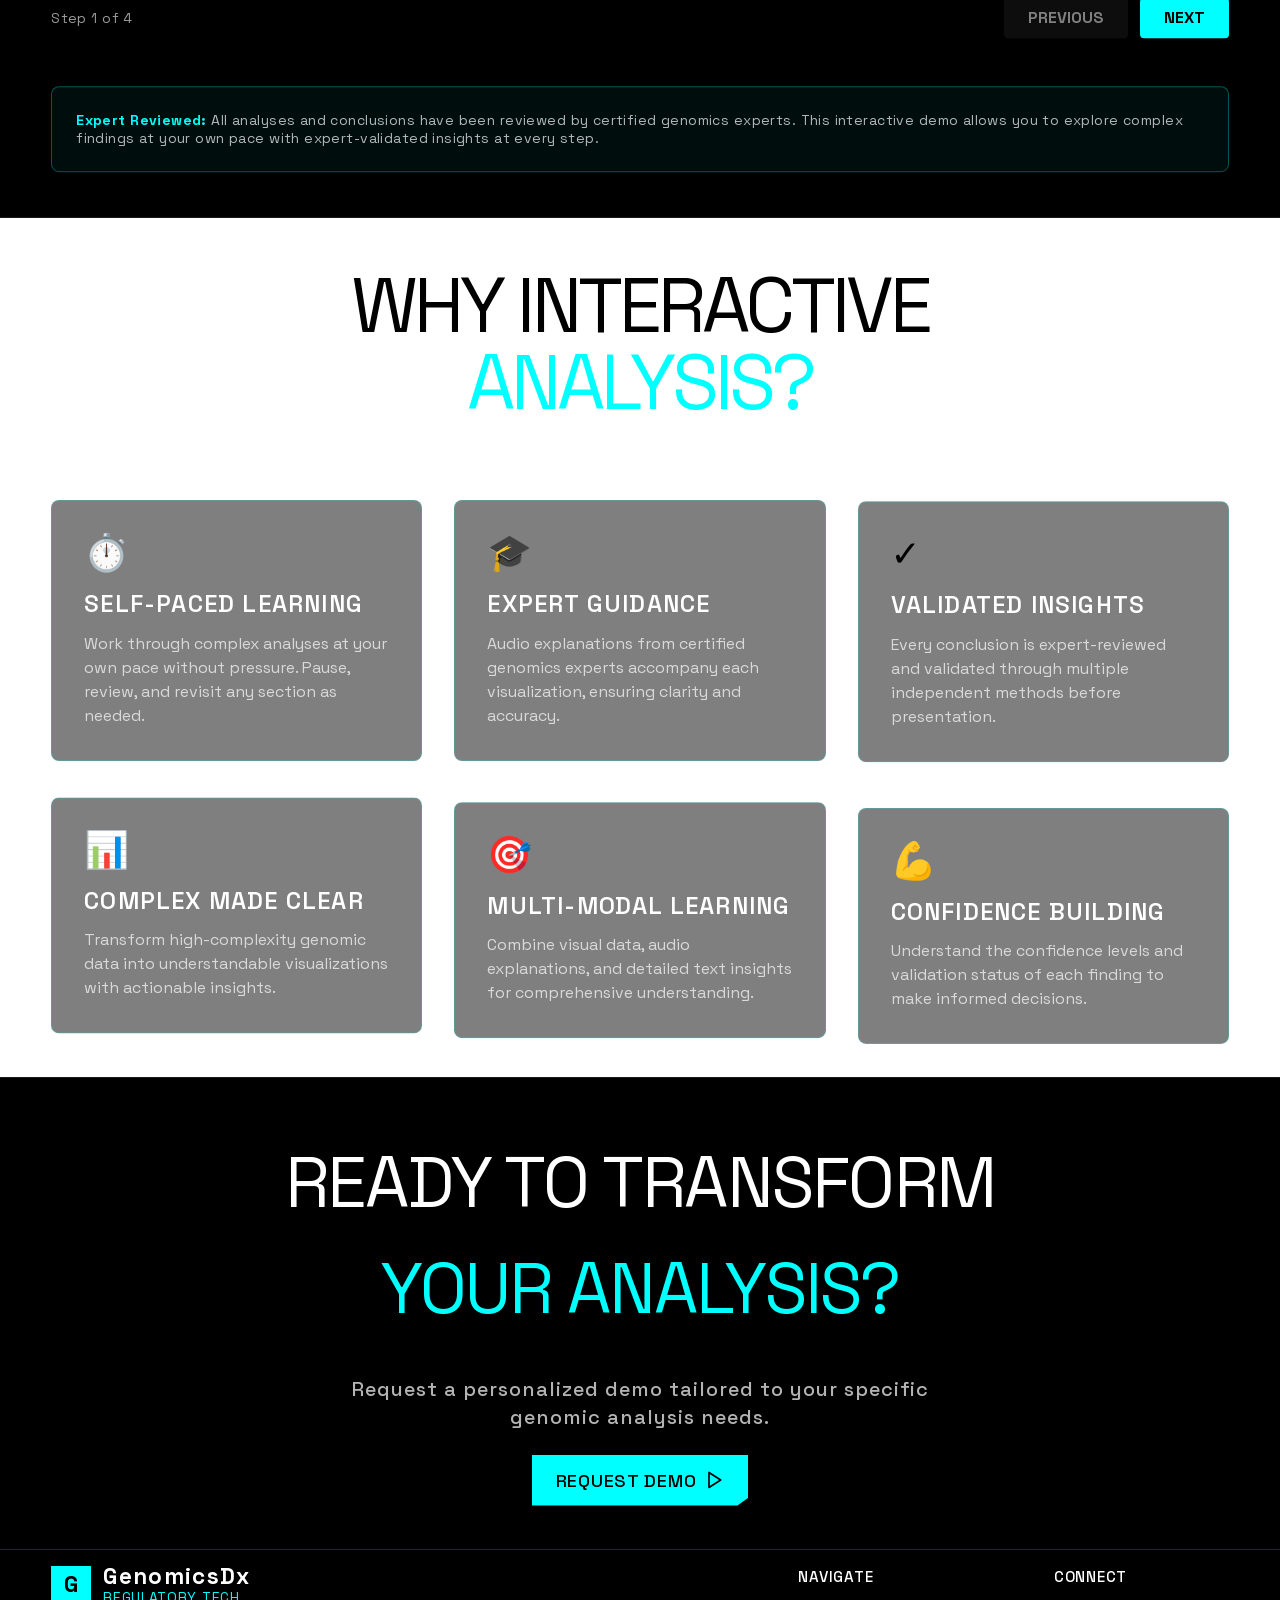
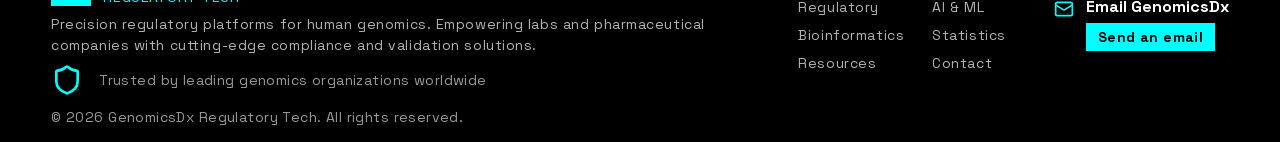
<file: demo.html>
<!doctype html>
<html lang="en">
<head>
  <meta charset="utf-8">
  <meta name="viewport" content="width=device-width, initial-scale=1">
  <title>Interactive Demo | GenomicsDx</title>
  <link rel="stylesheet" href="./site.css?v=20261106c">
  <script defer src="./site.js?v=20261106c"></script>
</head>
<body>
  <div id="root" data-page="demo"></div>
  <noscript>Please enable JavaScript to view the GenomicsDx website.</noscript>
</body>
</html>
</file>
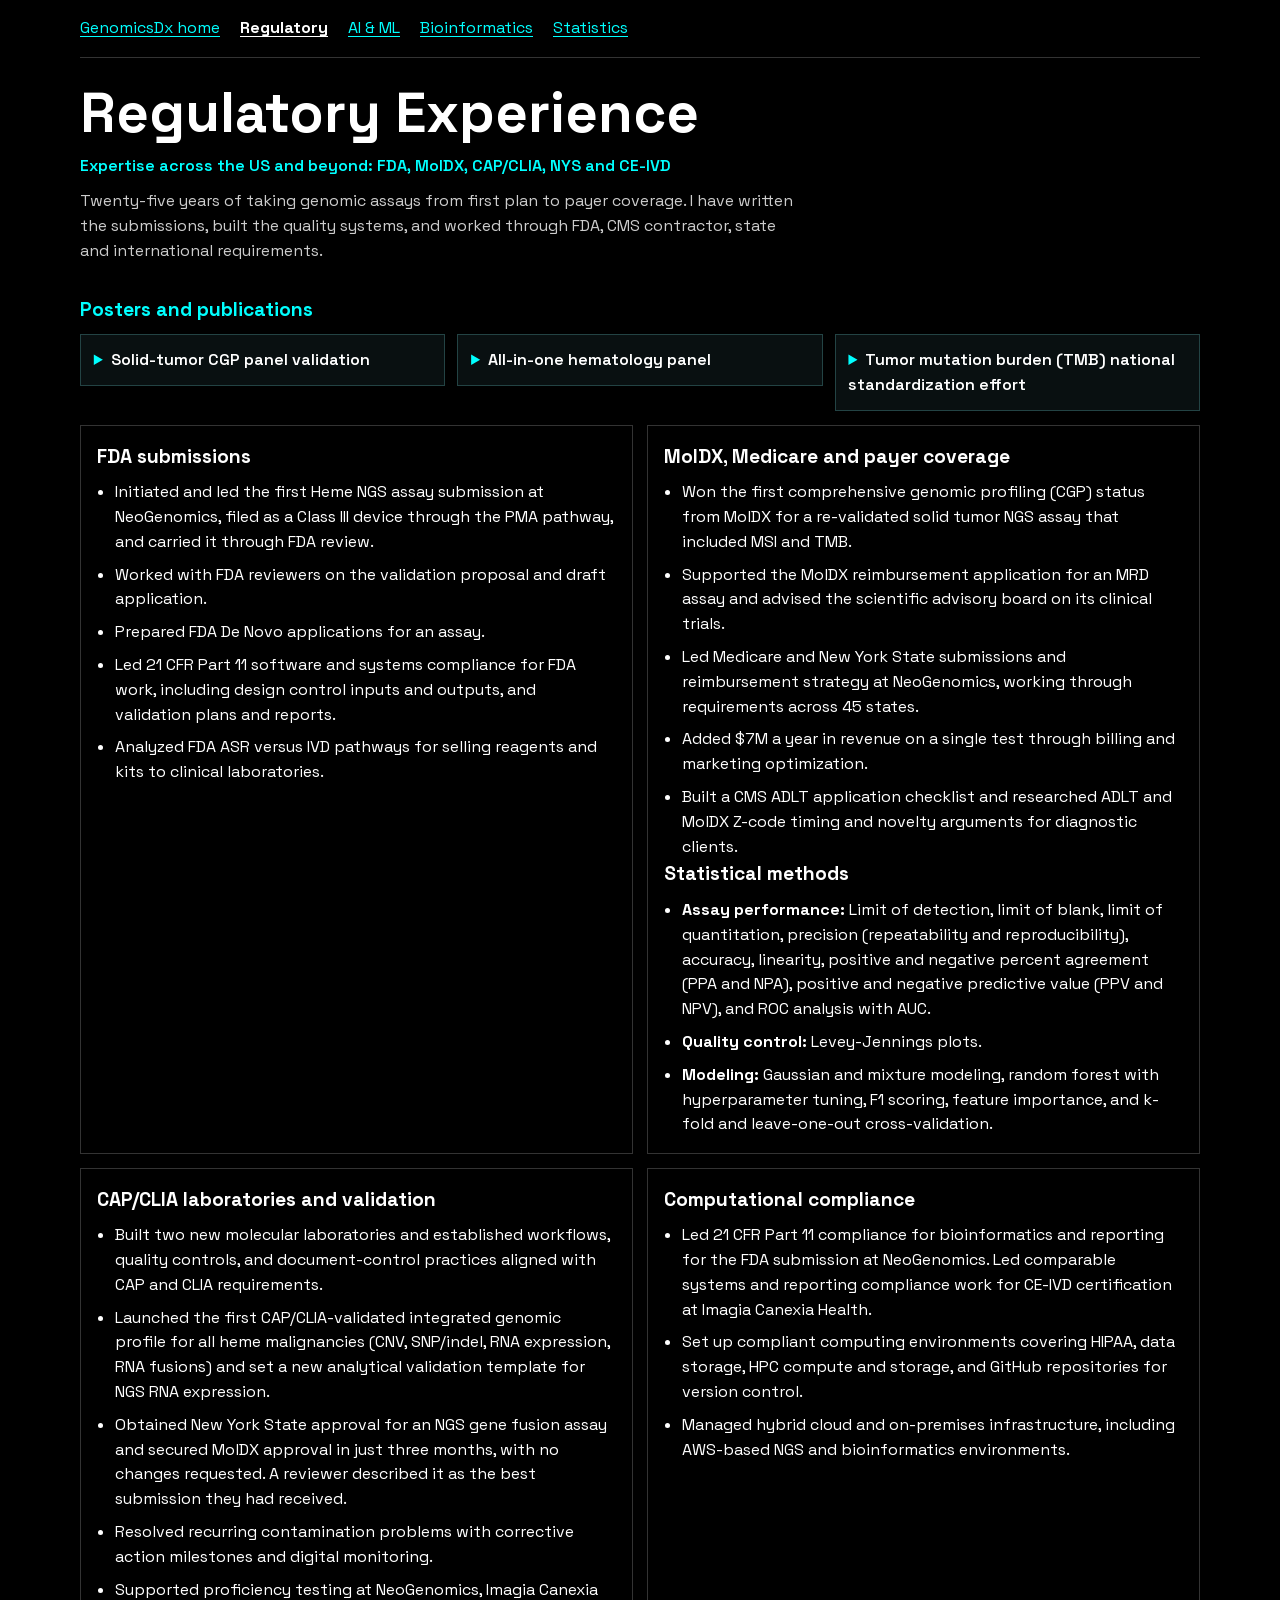
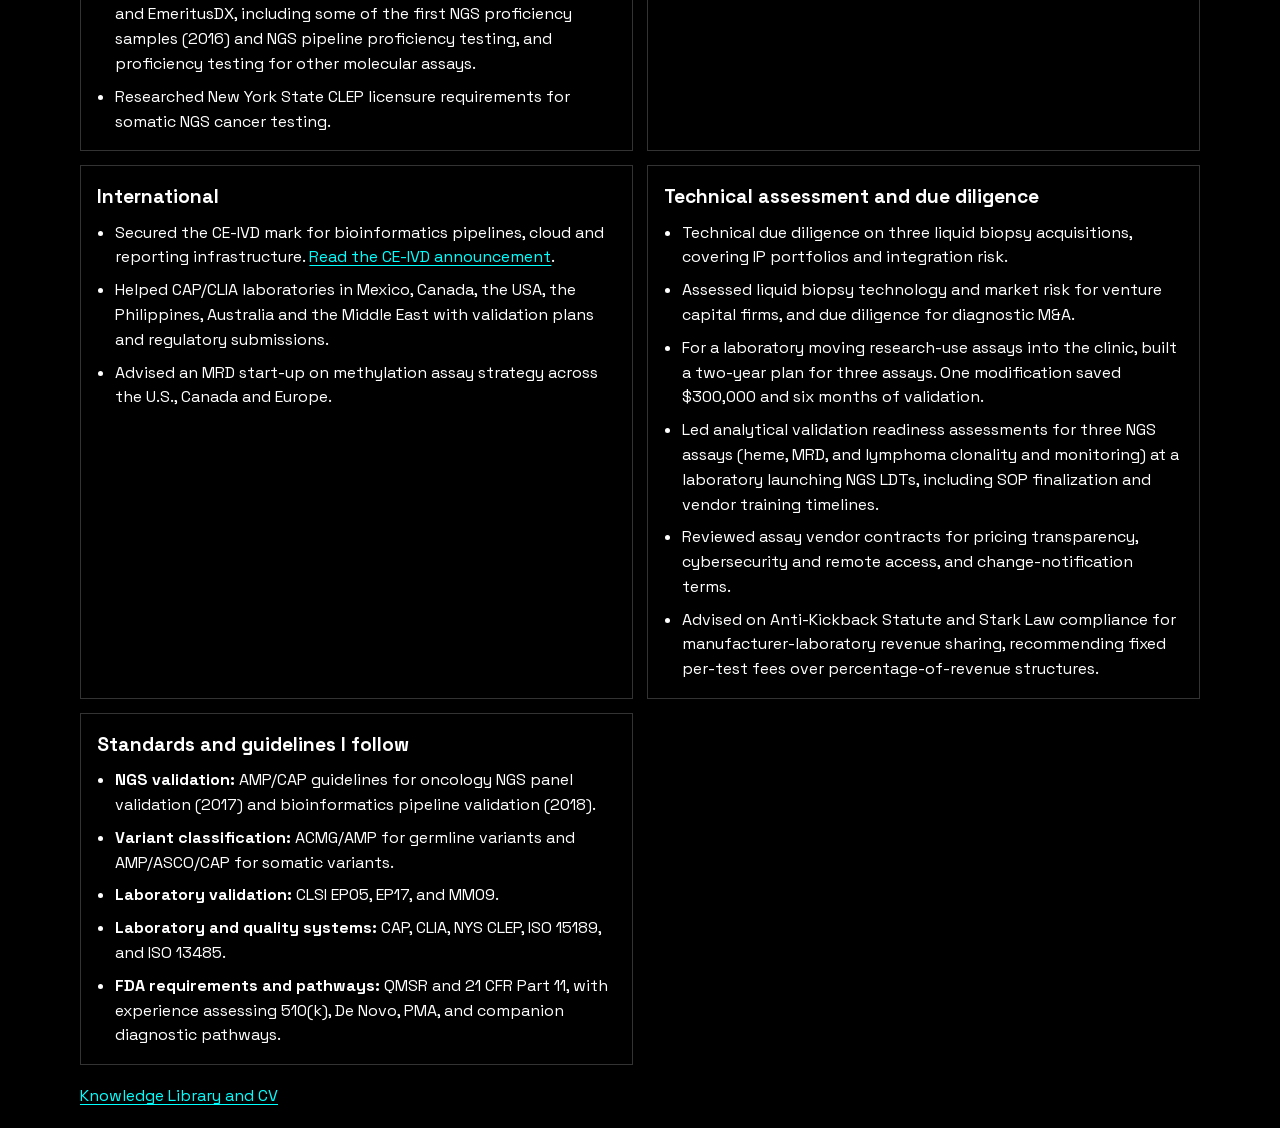
<file: regulatory.html>
<!doctype html>
<html lang="en">
<head>
  <meta charset="utf-8">
  <meta name="viewport" content="width=device-width, initial-scale=1">
  <title>Regulatory Experience | GenomicsDx</title>
  <link rel="stylesheet" href="./site.css">
  <link rel="stylesheet" href="./capabilities.css">
</head>
<body class="capability-page">
  <div class="capability-shell">
    <nav class="capability-nav" aria-label="Capabilities">
      <a href="./index.html#services">GenomicsDx home</a><a href="./regulatory.html" aria-current="page">Regulatory</a><a href="./ai-ml.html">AI &amp; ML</a><a href="./bioinformatics.html">Bioinformatics</a><a href="./statistics.html">Statistics</a>
    </nav>
    <main>
      <header class="capability-intro"><h1>Regulatory Experience</h1>
  
    
    <p class="sub">Expertise across the US and beyond: FDA, MolDX, CAP/CLIA, NYS and CE-IVD</p>
    <p class="intro">Twenty-five years of taking genomic assays from first plan to payer coverage. I have written the submissions, built the quality systems, and worked through FDA, CMS contractor, state and international requirements.</p>
  </header>
      <div class="capability-grid">
  <div class="research-section">
    <h2>Posters and publications</h2>
    <div class="research-row">
    <details>
      <summary>Solid-tumor CGP panel validation</summary>
    <p>Revalidated a NeoGenomics solid-tumor next-generation sequencing panel to include microsatellite instability (MSI) and tumor mutational burden (TMB), supporting the MolDX comprehensive genomic profiling submission.</p>
    <ul class="links">
      <li><a href="https://www.neogenomics.com/sites/default/files/literature/AACR_2020-Poster-3170-final.pdf">NeoTYPE Discovery panel with MSI and TMB · Validation poster (PDF)</a><span class="m">AACR 2020 · Poster 3170</span></li>
    </ul>
    </details>
    <details>
      <summary>All-in-one hematology panel</summary>
    <p>The single-tube workflow uses total nucleic acid to profile DNA variants and copy-number changes alongside RNA fusions and gene expression. These abstracts describe the integrated assay and applications of its RNA readouts.</p>
    <ul class="links">
      <li><a href="https://ash.confex.com/ash/2020/webprogram/Paper140460.html">Multimodal NGS assay for hematologic malignancies</a><span class="m">ASH 2020 · Abstract 3379</span></li>
      <li><a href="https://doi.org/10.1158/1538-7445.AM2021-2208">Functional translocations and genomic alterations in a single-tube workflow</a><span class="m">AACR 2021 · Abstract 2208</span></li>
      <li><a href="https://doi.org/10.1182/blood-2021-154043">PAX5 overexpression by RNA-seq for B-cell lineage assessment</a><span class="m">ASH 2021 · Abstract 4925</span></li>
    </ul>
    </details>
    <details>
      <summary>Tumor mutation burden (TMB) national standardization effort</summary>
    <p>Friends of Cancer Research TMB Harmonization Project publications on comparing TMB measurements across diagnostic platforms.</p>
    <ul class="links">
      <li><a href="https://pubmed.ncbi.nlm.nih.gov/32217756/">Phase I · Establishing guidelines to harmonize tumor mutational burden</a><span class="m">Journal for ImmunoTherapy of Cancer · 2020</span></li>
      <li><a href="https://pubmed.ncbi.nlm.nih.gov/34606929/">Phase II · Aligning tumor mutational burden quantification across diagnostic platforms</a><span class="m">Annals of Oncology · 2021</span></li>
    </ul>
    </details>
    </div>
  </div>


  <div class="block">
    <h2>FDA submissions</h2>
    <ul>
      <li>Initiated and led the first Heme NGS assay submission at NeoGenomics, filed as a Class III device through the PMA pathway, and carried it through FDA review.</li>
      <li>Worked with FDA reviewers on the validation proposal and draft application.</li>
      <li>Prepared FDA De Novo applications for an assay.</li>
      <li>Led 21 CFR Part 11 software and systems compliance for FDA work, including design control inputs and outputs, and validation plans and reports.</li>
      <li>Analyzed FDA ASR versus IVD pathways for selling reagents and kits to clinical laboratories.</li>
    </ul>
  </div>

  <div class="block">
    <h2>MolDX, Medicare and payer coverage</h2>
    <ul>
      <li>Won the first comprehensive genomic profiling (CGP) status from MolDX for a re-validated solid tumor NGS assay that included MSI and TMB.</li>
      <li>Supported the MolDX reimbursement application for an MRD assay and advised the scientific advisory board on its clinical trials.</li>
      <li>Led Medicare and New York State submissions and reimbursement strategy at NeoGenomics, working through requirements across 45 states.</li>
      <li>Added $7M a year in revenue on a single test through billing and marketing optimization.</li>
      <li>Built a CMS ADLT application checklist and researched ADLT and MolDX Z-code timing and novelty arguments for diagnostic clients.</li>
    </ul>
    <h2>Statistical methods</h2>
    <ul>
      <li><strong>Assay performance:</strong> Limit of detection, limit of blank, limit of quantitation, precision (repeatability and reproducibility), accuracy, linearity, positive and negative percent agreement (PPA and NPA), positive and negative predictive value (PPV and NPV), and ROC analysis with AUC.</li>
      <li><strong>Quality control:</strong> Levey-Jennings plots.</li>
      <li><strong>Modeling:</strong> Gaussian and mixture modeling, random forest with hyperparameter tuning, F1 scoring, feature importance, and k-fold and leave-one-out cross-validation.</li>
    </ul>
  </div>

  <div class="block">
    <h2>CAP/CLIA laboratories and validation</h2>
    <ul>
      <li>Built two new molecular laboratories and established workflows, quality controls, and document-control practices aligned with CAP and CLIA requirements.</li>
      <li>Launched the first CAP/CLIA-validated integrated genomic profile for all heme malignancies (CNV, SNP/indel, RNA expression, RNA fusions) and set a new analytical validation template for NGS RNA expression.</li>
      <li>Obtained New York State approval for an NGS gene fusion assay and secured MolDX approval in just three months, with no changes requested. A reviewer described it as the best submission they had received.</li>
      <li>Resolved recurring contamination problems with corrective action milestones and digital monitoring.</li>
      <li>Supported proficiency testing at NeoGenomics, Imagia Canexia and EmeritusDX, including some of the first NGS proficiency samples (2016) and NGS pipeline proficiency testing, and proficiency testing for other molecular assays.</li>
      <li>Researched New York State CLEP licensure requirements for somatic NGS cancer testing.</li>
    </ul>
  </div>

  <div class="block">
    <h2>Computational compliance</h2>
    <ul>
      <li>Led 21 CFR Part 11 compliance for bioinformatics and reporting for the FDA submission at NeoGenomics. Led comparable systems and reporting compliance work for CE-IVD certification at Imagia Canexia Health.</li>
      <li>Set up compliant computing environments covering HIPAA, data storage, HPC compute and storage, and GitHub repositories for version control.</li>
      <li>Managed hybrid cloud and on-premises infrastructure, including AWS-based NGS and bioinformatics environments.</li>
    </ul>
  </div>

  <div class="block">
    <h2>International</h2>
    <ul>
      <li>Secured the CE-IVD mark for bioinformatics pipelines, cloud and reporting infrastructure. <a href="https://www.businesswire.com/news/home/20220615005252/en/Imagia-Canexia-Health-Achieves-First-CE-IVD-Status-in-the-E.U.-to-Deploy-Comprehensive-Cancer-Testing-Platform">Read the CE-IVD announcement</a>.</li>
      <li>Helped CAP/CLIA laboratories in Mexico, Canada, the USA, the Philippines, Australia and the Middle East with validation plans and regulatory submissions.</li>
      <li>Advised an MRD start-up on methylation assay strategy across the U.S., Canada and Europe.</li>
    </ul>
  </div>

  <div class="block">
    <h2>Technical assessment and due diligence</h2>
    <ul>
      <li>Technical due diligence on three liquid biopsy acquisitions, covering IP portfolios and integration risk.</li>
      <li>Assessed liquid biopsy technology and market risk for venture capital firms, and due diligence for diagnostic M&amp;A.</li>
      <li>For a laboratory moving research-use assays into the clinic, built a two-year plan for three assays. One modification saved $300,000 and six months of validation.</li>
      <li>Led analytical validation readiness assessments for three NGS assays (heme, MRD, and lymphoma clonality and monitoring) at a laboratory launching NGS LDTs, including SOP finalization and vendor training timelines.</li>
      <li>Reviewed assay vendor contracts for pricing transparency, cybersecurity and remote access, and change-notification terms.</li>
      <li>Advised on Anti-Kickback Statute and Stark Law compliance for manufacturer-laboratory revenue sharing, recommending fixed per-test fees over percentage-of-revenue structures.</li>
    </ul>
  </div>

  
  <div class="block">
    <h2>Standards and guidelines I follow</h2>
    <ul>
      <li><strong>NGS validation:</strong> AMP/CAP guidelines for oncology NGS panel validation (2017) and bioinformatics pipeline validation (2018).</li>
      <li><strong>Variant classification:</strong> ACMG/AMP for germline variants and AMP/ASCO/CAP for somatic variants.</li>
      <li><strong>Laboratory validation:</strong> CLSI EP05, EP17, and MM09.</li>
      <li><strong>Laboratory and quality systems:</strong> CAP, CLIA, NYS CLEP, ISO 15189, and ISO 13485.</li>
      <li><strong>FDA requirements and pathways:</strong> QMSR and 21 CFR Part 11, with experience assessing 510(k), De Novo, PMA, and companion diagnostic pathways.</li>
    </ul>
  </div>
</div>
    </main>
    <footer class="capability-footer"><a href="./resources.html">Knowledge Library and CV</a></footer>
  </div>
</body>
</html>
</file>
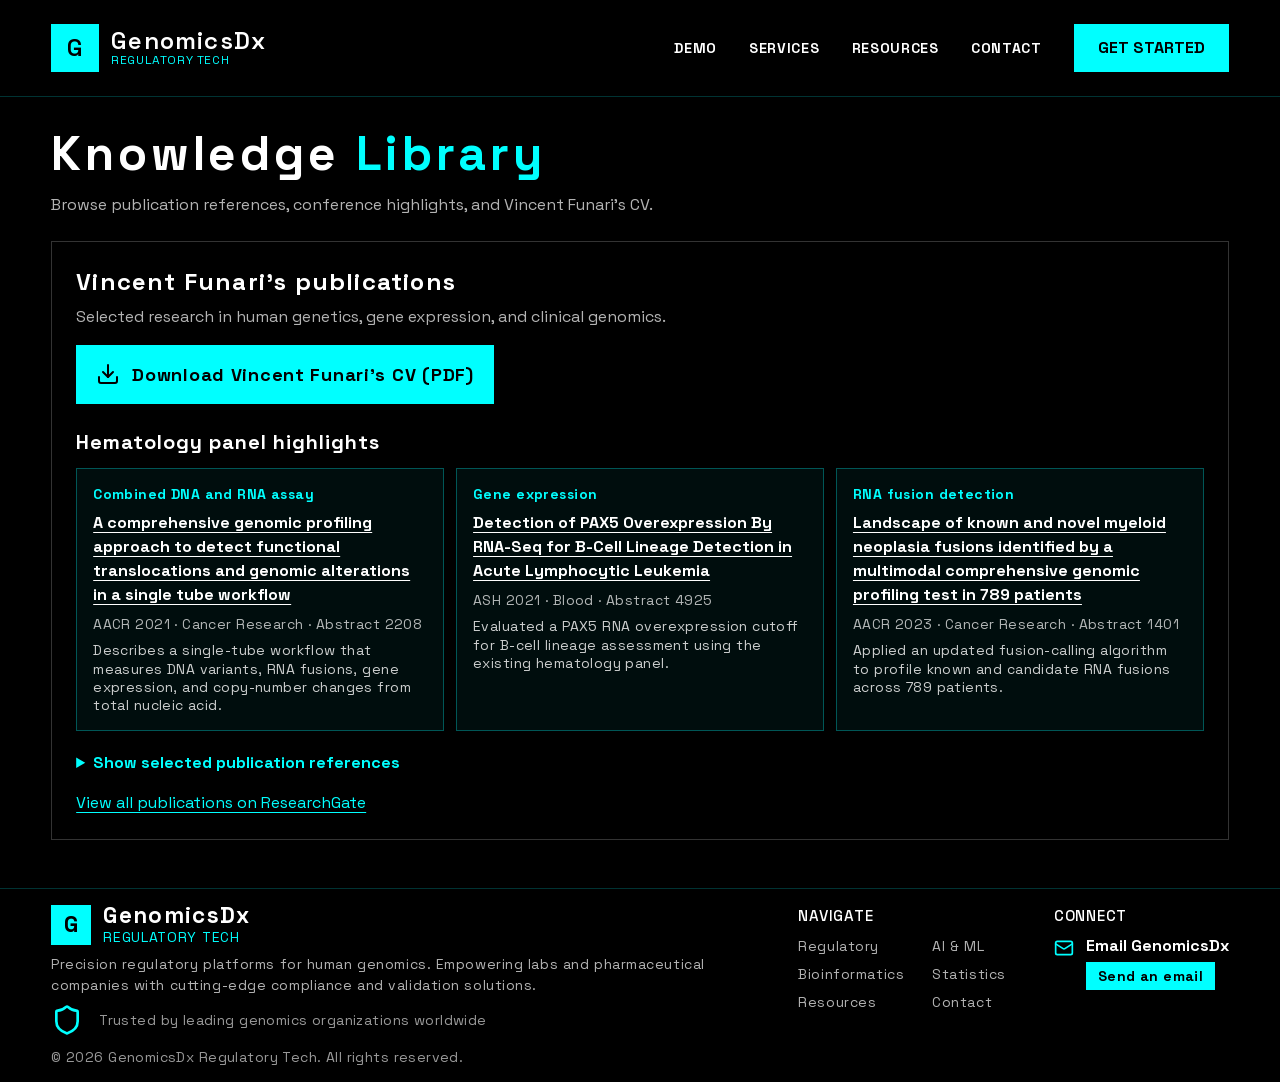
<file: resources.html>
<!doctype html>
<html lang="en">
<head>
  <meta charset="utf-8">
  <meta name="viewport" content="width=device-width, initial-scale=1">
  <title>Knowledge Library | GenomicsDx</title>
  <link rel="stylesheet" href="./site.css?v=20261106c">
  <script defer src="./site.js?v=20261106c"></script>
</head>
<body>
  <div id="root" data-page="resources"></div>
  <noscript>Please enable JavaScript to view the GenomicsDx website.</noscript>
</body>
</html>
</file>
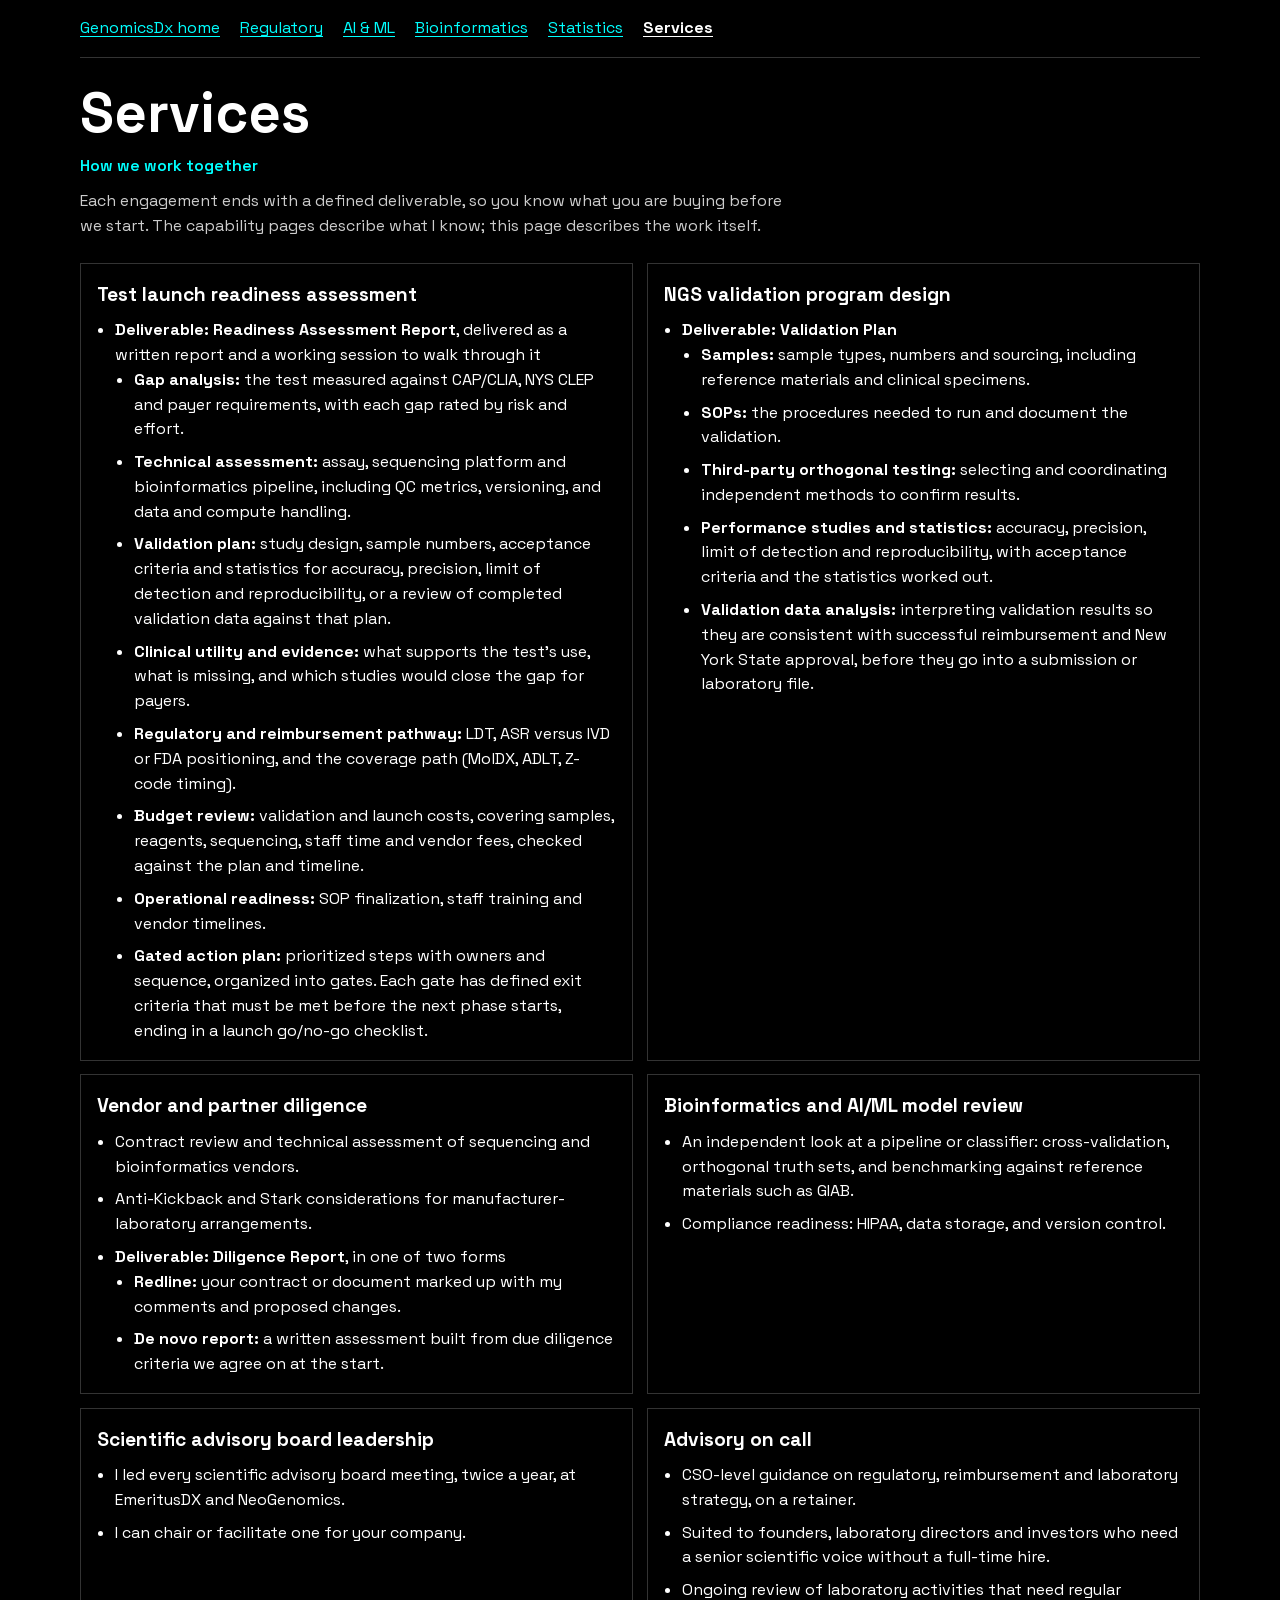
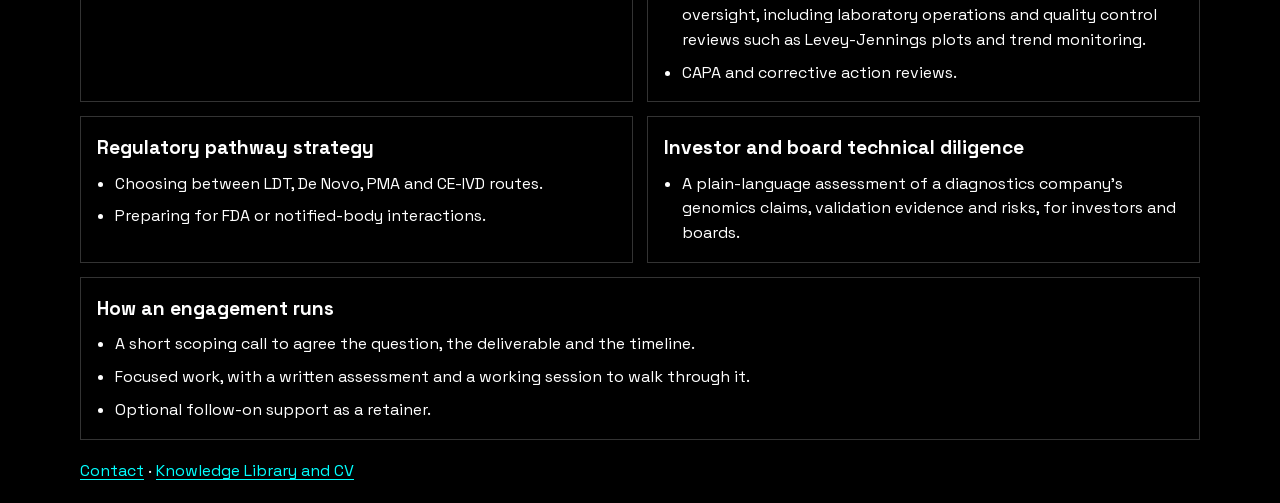
<file: services.html>
<!doctype html>
<html lang="en">
<head>
  <meta charset="utf-8">
  <meta name="viewport" content="width=device-width, initial-scale=1">
  <title>Services | GenomicsDx</title>
  <link rel="stylesheet" href="./site.css">
  <link rel="stylesheet" href="./capabilities.css">
</head>
<body class="capability-page">
  <div class="capability-shell">
    <nav class="capability-nav" aria-label="Capabilities">
      <a href="./index.html#services">GenomicsDx home</a><a href="./regulatory.html">Regulatory</a><a href="./ai-ml.html">AI &amp; ML</a><a href="./bioinformatics.html">Bioinformatics</a><a href="./statistics.html">Statistics</a><a href="./services.html" aria-current="page">Services</a>
    </nav>
    <main>
      <header class="capability-intro"><h1>Services</h1>
    <p class="sub">How we work together</p>
    <p class="intro">Each engagement ends with a defined deliverable, so you know what you are buying before we start. The capability pages describe what I know; this page describes the work itself.</p>
  </header>
      <div class="capability-grid">
  <div class="block">
    <h2>Test launch readiness assessment</h2>
    <ul>
      <li><strong>Deliverable: Readiness Assessment Report</strong>, delivered as a written report and a working session to walk through it
        <ul>
          <li><strong>Gap analysis:</strong> the test measured against CAP/CLIA, NYS CLEP and payer requirements, with each gap rated by risk and effort.</li>
          <li><strong>Technical assessment:</strong> assay, sequencing platform and bioinformatics pipeline, including QC metrics, versioning, and data and compute handling.</li>
          <li><strong>Validation plan:</strong> study design, sample numbers, acceptance criteria and statistics for accuracy, precision, limit of detection and reproducibility, or a review of completed validation data against that plan.</li>
          <li><strong>Clinical utility and evidence:</strong> what supports the test&rsquo;s use, what is missing, and which studies would close the gap for payers.</li>
          <li><strong>Regulatory and reimbursement pathway:</strong> LDT, ASR versus IVD or FDA positioning, and the coverage path (MolDX, ADLT, Z-code timing).</li>
          <li><strong>Budget review:</strong> validation and launch costs, covering samples, reagents, sequencing, staff time and vendor fees, checked against the plan and timeline.</li>
          <li><strong>Operational readiness:</strong> SOP finalization, staff training and vendor timelines.</li>
          <li><strong>Gated action plan:</strong> prioritized steps with owners and sequence, organized into gates. Each gate has defined exit criteria that must be met before the next phase starts, ending in a launch go/no-go checklist.</li>
        </ul>
      </li>
    </ul>
  </div>
  <div class="block">
    <h2>NGS validation program design</h2>
    <ul>
      <li><strong>Deliverable: Validation Plan</strong>
        <ul>
          <li><strong>Samples:</strong> sample types, numbers and sourcing, including reference materials and clinical specimens.</li>
          <li><strong>SOPs:</strong> the procedures needed to run and document the validation.</li>
          <li><strong>Third-party orthogonal testing:</strong> selecting and coordinating independent methods to confirm results.</li>
          <li><strong>Performance studies and statistics:</strong> accuracy, precision, limit of detection and reproducibility, with acceptance criteria and the statistics worked out.</li>
          <li><strong>Validation data analysis:</strong> interpreting validation results so they are consistent with successful reimbursement and New York State approval, before they go into a submission or laboratory file.</li>
        </ul>
      </li>
    </ul>
  </div>
  <div class="block">
    <h2>Vendor and partner diligence</h2>
    <ul>
      <li>Contract review and technical assessment of sequencing and bioinformatics vendors.</li>
      <li>Anti-Kickback and Stark considerations for manufacturer-laboratory arrangements.</li>
      <li><strong>Deliverable: Diligence Report</strong>, in one of two forms
        <ul>
          <li><strong>Redline:</strong> your contract or document marked up with my comments and proposed changes.</li>
          <li><strong>De novo report:</strong> a written assessment built from due diligence criteria we agree on at the start.</li>
        </ul>
      </li>
    </ul>
  </div>
  <div class="block">
    <h2>Bioinformatics and AI/ML model review</h2>
    <ul>
      <li>An independent look at a pipeline or classifier: cross-validation, orthogonal truth sets, and benchmarking against reference materials such as GIAB.</li>
      <li>Compliance readiness: HIPAA, data storage, and version control.</li>
    </ul>
  </div>
  <div class="block">
    <h2>Scientific advisory board leadership</h2>
    <ul>
      <li>I led every scientific advisory board meeting, twice a year, at EmeritusDX and NeoGenomics.</li>
      <li>I can chair or facilitate one for your company.</li>
    </ul>
  </div>
  <div class="block">
    <h2>Advisory on call</h2>
    <ul>
      <li>CSO-level guidance on regulatory, reimbursement and laboratory strategy, on a retainer.</li>
      <li>Suited to founders, laboratory directors and investors who need a senior scientific voice without a full-time hire.</li>
      <li>Ongoing review of laboratory activities that need regular oversight, including laboratory operations and quality control reviews such as Levey-Jennings plots and trend monitoring.</li>
      <li>CAPA and corrective action reviews.</li>
    </ul>
  </div>
  <div class="block">
    <h2>Regulatory pathway strategy</h2>
    <ul>
      <li>Choosing between LDT, De Novo, PMA and CE-IVD routes.</li>
      <li>Preparing for FDA or notified-body interactions.</li>
    </ul>
  </div>
  <div class="block">
    <h2>Investor and board technical diligence</h2>
    <ul>
      <li>A plain-language assessment of a diagnostics company&rsquo;s genomics claims, validation evidence and risks, for investors and boards.</li>
    </ul>
  </div>
  <div class="block references">
    <h2>How an engagement runs</h2>
    <ul>
      <li>A short scoping call to agree the question, the deliverable and the timeline.</li>
      <li>Focused work, with a written assessment and a working session to walk through it.</li>
      <li>Optional follow-on support as a retainer.</li>
    </ul>
  </div>
</div>
    </main>
    <footer class="capability-footer"><a href="./index.html#contact">Contact</a> &middot; <a href="./resources.html">Knowledge Library and CV</a></footer>
  </div>
</body>
</html>
</file>
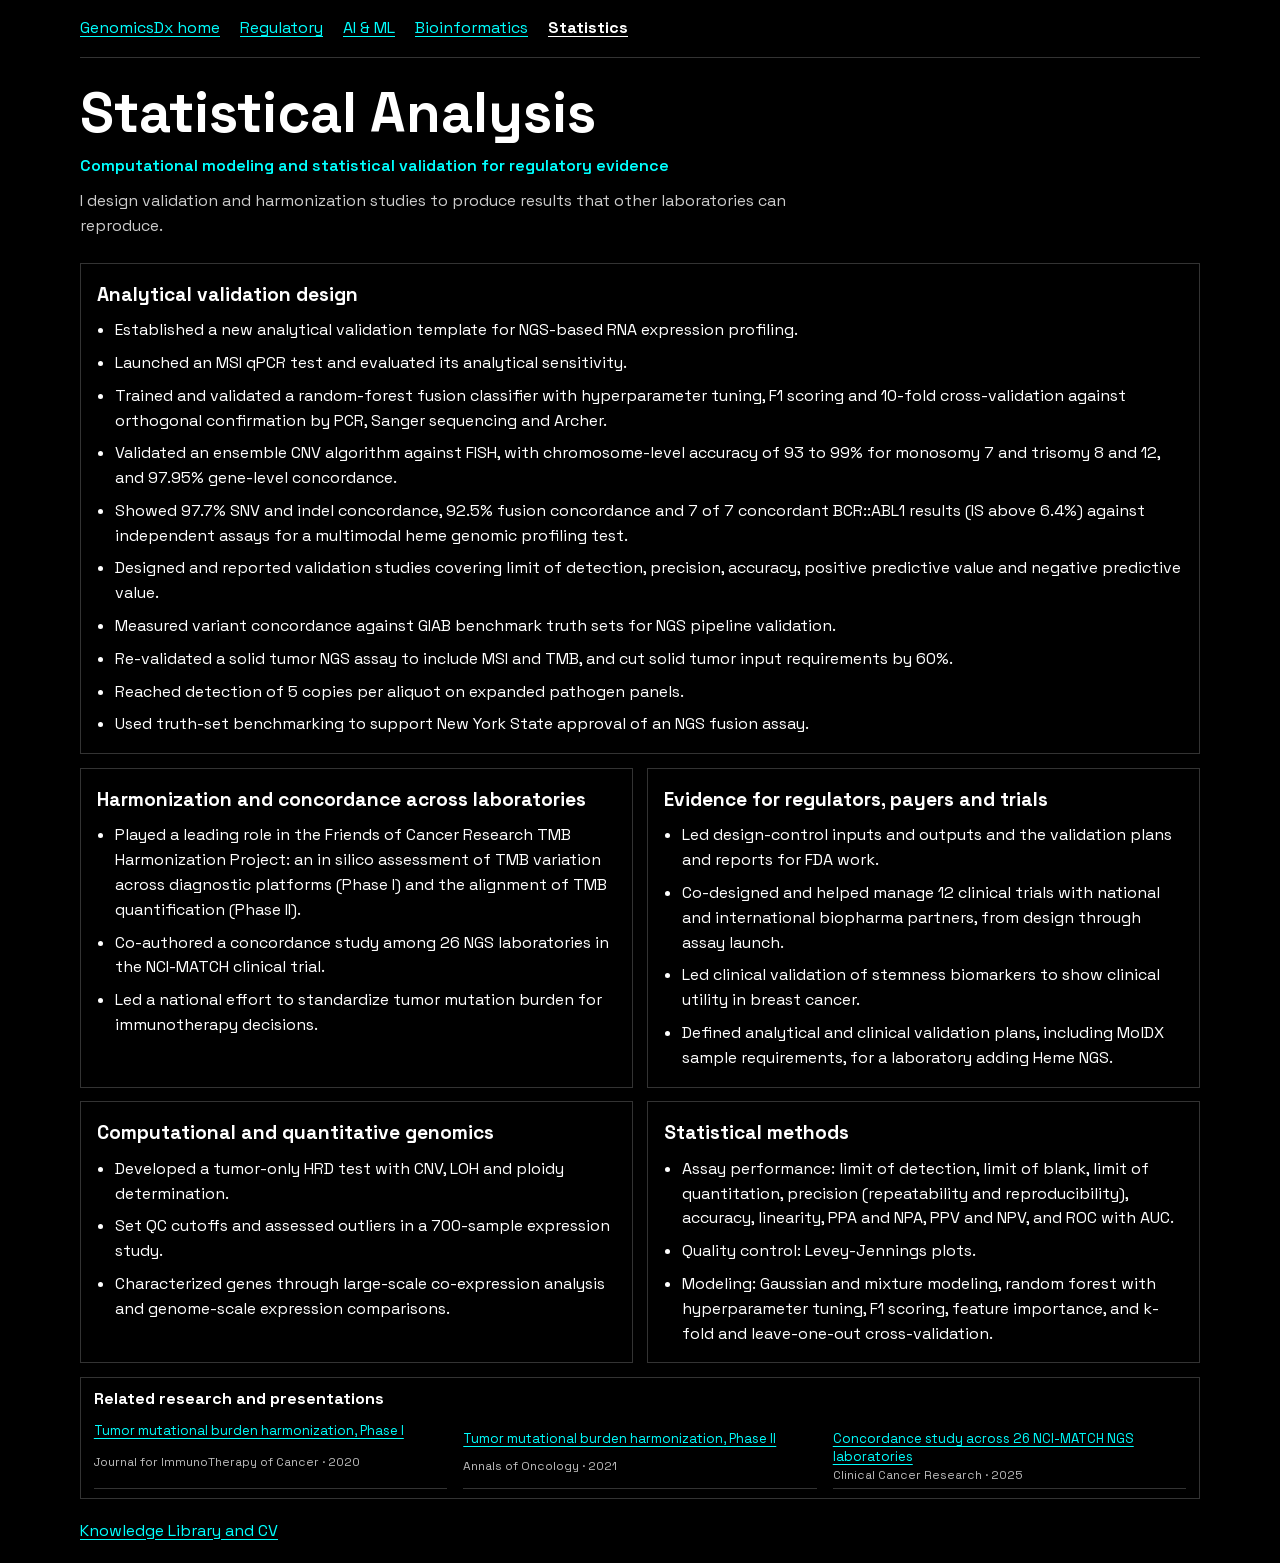
<file: statistics.html>
<!doctype html>
<html lang="en">
<head>
  <meta charset="utf-8">
  <meta name="viewport" content="width=device-width, initial-scale=1">
  <title>Statistical Analysis | GenomicsDx</title>
  <link rel="stylesheet" href="./site.css">
  <link rel="stylesheet" href="./capabilities.css">
</head>
<body class="capability-page">
  <div class="capability-shell">
    <nav class="capability-nav" aria-label="Capabilities">
      <a href="./index.html#services">GenomicsDx home</a><a href="./regulatory.html">Regulatory</a><a href="./ai-ml.html">AI &amp; ML</a><a href="./bioinformatics.html">Bioinformatics</a><a href="./statistics.html" aria-current="page">Statistics</a>
    </nav>
    <main>
      <header class="capability-intro"><h1>Statistical Analysis</h1>
  
    
    <p class="sub">Computational modeling and statistical validation for regulatory evidence</p>
    <p class="intro">I design validation and harmonization studies to produce results that other laboratories can reproduce.</p>
  </header>
      <div class="capability-grid">

  <div class="block full">
    <h2>Analytical validation design</h2>
    <ul>
      <li>Established a new analytical validation template for NGS-based RNA expression profiling.</li>
      <li>Launched an MSI qPCR test and evaluated its analytical sensitivity.</li>
      <li>Trained and validated a random-forest fusion classifier with hyperparameter tuning, F1 scoring and 10-fold cross-validation against orthogonal confirmation by PCR, Sanger sequencing and Archer.</li>
      <li>Validated an ensemble CNV algorithm against FISH, with chromosome-level accuracy of 93 to 99% for monosomy 7 and trisomy 8 and 12, and 97.95% gene-level concordance.</li>
      <li>Showed 97.7% SNV and indel concordance, 92.5% fusion concordance and 7 of 7 concordant BCR::ABL1 results (IS above 6.4%) against independent assays for a multimodal heme genomic profiling test.</li>
      <li>Designed and reported validation studies covering limit of detection, precision, accuracy, positive predictive value and negative predictive value.</li>
      <li>Measured variant concordance against GIAB benchmark truth sets for NGS pipeline validation.</li>
      <li>Re-validated a solid tumor NGS assay to include MSI and TMB, and cut solid tumor input requirements by 60%.</li>
      <li>Reached detection of 5 copies per aliquot on expanded pathogen panels.</li>
      <li>Used truth-set benchmarking to support New York State approval of an NGS fusion assay.</li>
    </ul>
  </div>

  <div class="block">
    <h2>Harmonization and concordance across laboratories</h2>
    <ul>
      <li>Played a leading role in the Friends of Cancer Research TMB Harmonization Project: an in silico assessment of TMB variation across diagnostic platforms (Phase I) and the alignment of TMB quantification (Phase II).</li>
      <li>Co-authored a concordance study among 26 NGS laboratories in the NCI-MATCH clinical trial.</li>
      <li>Led a national effort to standardize tumor mutation burden for immunotherapy decisions.</li>
    </ul>
  </div>

  <div class="block">
    <h2>Evidence for regulators, payers and trials</h2>
    <ul>
      <li>Led design-control inputs and outputs and the validation plans and reports for FDA work.</li>
      <li>Co-designed and helped manage 12 clinical trials with national and international biopharma partners, from design through assay launch.</li>
      <li>Led clinical validation of stemness biomarkers to show clinical utility in breast cancer.</li>
      <li>Defined analytical and clinical validation plans, including MolDX sample requirements, for a laboratory adding Heme NGS.</li>
    </ul>
  </div>

  <div class="block">
    <h2>Computational and quantitative genomics</h2>
    <ul>
      <li>Developed a tumor-only HRD test with CNV, LOH and ploidy determination.</li>
      <li>Set QC cutoffs and assessed outliers in a 700-sample expression study.</li>
      <li>Characterized genes through large-scale co-expression analysis and genome-scale expression comparisons.</li>
    </ul>
  </div>

  <div class="block">
    <h2>Statistical methods</h2>
    <ul>
      <li>Assay performance: limit of detection, limit of blank, limit of quantitation, precision (repeatability and reproducibility), accuracy, linearity, PPA and NPA, PPV and NPV, and ROC with AUC.</li>
      <li>Quality control: Levey-Jennings plots.</li>
      <li>Modeling: Gaussian and mixture modeling, random forest with hyperparameter tuning, F1 scoring, feature importance, and k-fold and leave-one-out cross-validation.</li>
    </ul>
  </div>

  
<div class="block references compact-refs"><h2>Related research and presentations</h2><ul class="links"><li><a href="https://pubmed.ncbi.nlm.nih.gov/32217756/">Tumor mutational burden harmonization, Phase I</a><span class="m">Journal for ImmunoTherapy of Cancer · 2020</span></li><li><a href="https://pubmed.ncbi.nlm.nih.gov/34606929/">Tumor mutational burden harmonization, Phase II</a><span class="m">Annals of Oncology · 2021</span></li><li><a href="https://pmc.ncbi.nlm.nih.gov/articles/PMC12284871/">Concordance study across 26 NCI-MATCH NGS laboratories</a><span class="m">Clinical Cancer Research · 2025</span></li></ul></div></div>
    </main>
    <footer class="capability-footer"><a href="./resources.html">Knowledge Library and CV</a></footer>
  </div>
</body>
</html>
</file>
<file: site.css>
@font-face{font-family:Space Grotesk;font-style:normal;font-weight:300 700;font-display:swap;src:url(fonts/spacegrotesk/v22/V8mDoQDjQSkFtoMM3T6r8E7mPb54C_k3HqUtEw.woff2) format("woff2");unicode-range:u+0102-0103,u+0110-0111,u+0128-0129,u+0168-0169,u+01a0-01a1,u+01af-01b0,u+0300-0301,u+0303-0304,u+0308-0309,u+0323,u+0329,u+1ea0-1ef9,u+20ab}@font-face{font-family:Space Grotesk;font-style:normal;font-weight:300 700;font-display:swap;src:url(fonts/spacegrotesk/v22/V8mDoQDjQSkFtoMM3T6r8E7mPb94C_k3HqUtEw.woff2) format("woff2");unicode-range:u+0100-02ba,u+02bd-02c5,u+02c7-02cc,u+02ce-02d7,u+02dd-02ff,u+0304,u+0308,u+0329,u+1d00-1dbf,u+1e00-1e9f,u+1ef2-1eff,u+2020,u+20a0-20ab,u+20ad-20c4,u+2113,u+2c60-2c7f,u+a720-a7ff}@font-face{font-family:Space Grotesk;font-style:normal;font-weight:300 700;font-display:swap;src:url(fonts/spacegrotesk/v22/V8mDoQDjQSkFtoMM3T6r8E7mPbF4C_k3HqU.woff2) format("woff2");unicode-range:u+00??,u+0131,u+0152-0153,u+02bb-02bc,u+02c6,u+02da,u+02dc,u+0304,u+0308,u+0329,u+2000-206f,u+20ac,u+2122,u+2191,u+2193,u+2212,u+2215,u+feff,u+fffd}*,:after,:before{--tw-border-spacing-x:0;--tw-border-spacing-y:0;--tw-translate-x:0;--tw-translate-y:0;--tw-rotate:0;--tw-skew-x:0;--tw-skew-y:0;--tw-scale-x:1;--tw-scale-y:1;--tw-pan-x: ;--tw-pan-y: ;--tw-pinch-zoom: ;--tw-scroll-snap-strictness:proximity;--tw-gradient-from-position: ;--tw-gradient-via-position: ;--tw-gradient-to-position: ;--tw-ordinal: ;--tw-slashed-zero: ;--tw-numeric-figure: ;--tw-numeric-spacing: ;--tw-numeric-fraction: ;--tw-ring-inset: ;--tw-ring-offset-width:0px;--tw-ring-offset-color:#fff;--tw-ring-color:rgba(59,130,246,.5);--tw-ring-offset-shadow:0 0 #0000;--tw-ring-shadow:0 0 #0000;--tw-shadow:0 0 #0000;--tw-shadow-colored:0 0 #0000;--tw-blur: ;--tw-brightness: ;--tw-contrast: ;--tw-grayscale: ;--tw-hue-rotate: ;--tw-invert: ;--tw-saturate: ;--tw-sepia: ;--tw-drop-shadow: ;--tw-backdrop-blur: ;--tw-backdrop-brightness: ;--tw-backdrop-contrast: ;--tw-backdrop-grayscale: ;--tw-backdrop-hue-rotate: ;--tw-backdrop-invert: ;--tw-backdrop-opacity: ;--tw-backdrop-saturate: ;--tw-backdrop-sepia: ;--tw-contain-size: ;--tw-contain-layout: ;--tw-contain-paint: ;--tw-contain-style: }::backdrop{--tw-border-spacing-x:0;--tw-border-spacing-y:0;--tw-translate-x:0;--tw-translate-y:0;--tw-rotate:0;--tw-skew-x:0;--tw-skew-y:0;--tw-scale-x:1;--tw-scale-y:1;--tw-pan-x: ;--tw-pan-y: ;--tw-pinch-zoom: ;--tw-scroll-snap-strictness:proximity;--tw-gradient-from-position: ;--tw-gradient-via-position: ;--tw-gradient-to-position: ;--tw-ordinal: ;--tw-slashed-zero: ;--tw-numeric-figure: ;--tw-numeric-spacing: ;--tw-numeric-fraction: ;--tw-ring-inset: ;--tw-ring-offset-width:0px;--tw-ring-offset-color:#fff;--tw-ring-color:rgba(59,130,246,.5);--tw-ring-offset-shadow:0 0 #0000;--tw-ring-shadow:0 0 #0000;--tw-shadow:0 0 #0000;--tw-shadow-colored:0 0 #0000;--tw-blur: ;--tw-brightness: ;--tw-contrast: ;--tw-grayscale: ;--tw-hue-rotate: ;--tw-invert: ;--tw-saturate: ;--tw-sepia: ;--tw-drop-shadow: ;--tw-backdrop-blur: ;--tw-backdrop-brightness: ;--tw-backdrop-contrast: ;--tw-backdrop-grayscale: ;--tw-backdrop-hue-rotate: ;--tw-backdrop-invert: ;--tw-backdrop-opacity: ;--tw-backdrop-saturate: ;--tw-backdrop-sepia: ;--tw-contain-size: ;--tw-contain-layout: ;--tw-contain-paint: ;--tw-contain-style: }

/*! tailwindcss v3.4.17 | MIT License | https://tailwindcss.com*/*,:after,:before{box-sizing:border-box;border:0 solid #e5e7eb}:after,:before{--tw-content:""}:host,html{line-height:1.5;-webkit-text-size-adjust:100%;-moz-tab-size:4;-o-tab-size:4;tab-size:4;font-family:ui-sans-serif,system-ui,sans-serif,Apple Color Emoji,Segoe UI Emoji,Segoe UI Symbol,Noto Color Emoji;font-feature-settings:normal;font-variation-settings:normal;-webkit-tap-highlight-color:transparent}body{margin:0;line-height:inherit}hr{height:0;color:inherit;border-top-width:1px}abbr:where([title]){-webkit-text-decoration:underline dotted;text-decoration:underline dotted}h1,h2,h3,h4,h5,h6{font-size:inherit;font-weight:inherit}a{color:inherit;text-decoration:inherit}b,strong{font-weight:bolder}code,kbd,pre,samp{font-family:ui-monospace,SFMono-Regular,Menlo,Monaco,Consolas,Liberation Mono,Courier New,monospace;font-feature-settings:normal;font-variation-settings:normal;font-size:1em}small{font-size:80%}sub,sup{font-size:75%;line-height:0;position:relative;vertical-align:baseline}sub{bottom:-.25em}sup{top:-.5em}table{text-indent:0;border-color:inherit;border-collapse:collapse}button,input,optgroup,select,textarea{font-family:inherit;font-feature-settings:inherit;font-variation-settings:inherit;font-size:100%;font-weight:inherit;line-height:inherit;letter-spacing:inherit;color:inherit;margin:0;padding:0}button,select{text-transform:none}button,input:where([type=button]),input:where([type=reset]),input:where([type=submit]){-webkit-appearance:button;background-color:transparent;background-image:none}:-moz-focusring{outline:auto}:-moz-ui-invalid{box-shadow:none}progress{vertical-align:baseline}::-webkit-inner-spin-button,::-webkit-outer-spin-button{height:auto}[type=search]{-webkit-appearance:textfield;outline-offset:-2px}::-webkit-search-decoration{-webkit-appearance:none}::-webkit-file-upload-button{-webkit-appearance:button;font:inherit}summary{display:list-item}blockquote,dd,dl,figure,h1,h2,h3,h4,h5,h6,hr,p,pre{margin:0}fieldset{margin:0}fieldset,legend{padding:0}menu,ol,ul{list-style:none;margin:0;padding:0}dialog{padding:0}textarea{resize:vertical}input::-moz-placeholder,textarea::-moz-placeholder{opacity:1;color:#9ca3af}input::placeholder,textarea::placeholder{opacity:1;color:#9ca3af}[role=button],button{cursor:pointer}:disabled{cursor:default}audio,canvas,embed,iframe,img,object,svg,video{display:block;vertical-align:middle}img,video{max-width:100%;height:auto}[hidden]:where(:not([hidden=until-found])){display:none}.pointer-events-none{pointer-events:none}.fixed{position:fixed}.absolute{position:absolute}.relative{position:relative}.inset-0{inset:0}.-right-10{right:-2.5rem}.-top-12{top:-3rem}.bottom-0{bottom:0}.bottom-1\/4{bottom:25%}.bottom-full{bottom:100%}.left-0{left:0}.left-10{left:2.5rem}.right-0{right:0}.right-10{right:2.5rem}.right-4{right:1rem}.right-\[-1px\]{right:-1px}.top-0{top:0}.top-1\/2{top:50%}.top-1\/4{top:25%}.top-4{top:1rem}.isolate{isolation:isolate}.-z-10{z-index:-10}.z-0{z-index:0}.z-10{z-index:10}.z-20{z-index:20}.z-50{z-index:50}.col-span-12{grid-column:span 12/span 12}.mx-auto{margin-left:auto;margin-right:auto}.mb-1{margin-bottom:.25rem}.mb-16{margin-bottom:4rem}.mb-2{margin-bottom:.5rem}.mb-20{margin-bottom:5rem}.mb-3{margin-bottom:.75rem}.mb-4{margin-bottom:1rem}.mb-5{margin-bottom:1.25rem}.mb-6{margin-bottom:1.5rem}.mb-8{margin-bottom:2rem}.ml-1{margin-left:.25rem}.ml-2{margin-left:.5rem}.ml-7{margin-left:1.75rem}.mt-0\.5{margin-top:.125rem}.mt-1{margin-top:.25rem}.mt-2{margin-top:.5rem}.mt-4{margin-top:1rem}.mt-5{margin-top:1.25rem}.mt-6{margin-top:1.5rem}.mt-auto{margin-top:auto}.block{display:block}.inline-block{display:inline-block}.flex{display:flex}.inline-flex{display:inline-flex}.table{display:table}.grid{display:grid}.hidden{display:none}.h-0\.5{height:.125rem}.h-1{height:.25rem}.h-10{height:2.5rem}.h-12{height:3rem}.h-16{height:4rem}.h-2{height:.5rem}.h-3{height:.75rem}.h-32{height:8rem}.h-36{height:9rem}.h-4{height:1rem}.h-5{height:1.25rem}.h-6{height:1.5rem}.h-64{height:16rem}.h-8{height:2rem}.h-9{height:2.25rem}.h-96{height:24rem}.h-\[2px\]{height:2px}.h-full{height:100%}.max-h-\[calc\(100dvh-6rem\)\]{max-height:calc(100dvh - 6rem)}.min-h-screen{min-height:100vh}.w-1\/3{width:33.333333%}.w-10{width:2.5rem}.w-12{width:3rem}.w-16{width:4rem}.w-3{width:.75rem}.w-36{width:9rem}.w-4{width:1rem}.w-5{width:1.25rem}.w-6{width:1.5rem}.w-64{width:16rem}.w-8{width:2rem}.w-9{width:2.25rem}.w-96{width:24rem}.w-\[2px\]{width:2px}.w-full{width:100%}.max-w-2xl{max-width:42rem}.max-w-3xl{max-width:48rem}.max-w-5xl{max-width:64rem}.max-w-md{max-width:28rem}.flex-1{flex:1 1 0%}.flex-shrink-0,.shrink-0{flex-shrink:0}.origin-left{transform-origin:left}.translate-y-full{--tw-translate-y:100%}.rotate-90,.translate-y-full{transform:translate(var(--tw-translate-x),var(--tw-translate-y)) rotate(var(--tw-rotate)) skewX(var(--tw-skew-x)) skewY(var(--tw-skew-y)) scaleX(var(--tw-scale-x)) scaleY(var(--tw-scale-y))}.rotate-90{--tw-rotate:90deg}.cursor-pointer{cursor:pointer}.resize{resize:both}.scroll-mt-24{scroll-margin-top:6rem}.list-disc{list-style-type:disc}.grid-cols-1{grid-template-columns:repeat(1,minmax(0,1fr))}.grid-cols-12{grid-template-columns:repeat(12,minmax(0,1fr))}.flex-col{flex-direction:column}.items-start{align-items:flex-start}.items-end{align-items:flex-end}.items-center{align-items:center}.justify-end{justify-content:flex-end}.justify-center{justify-content:center}.justify-between{justify-content:space-between}.gap-12{gap:3rem}.gap-2{gap:.5rem}.gap-3{gap:.75rem}.gap-4{gap:1rem}.gap-5{gap:1.25rem}.gap-8{gap:2rem}.gap-x-7{-moz-column-gap:1.75rem;column-gap:1.75rem}.gap-y-2{row-gap:.5rem}.space-y-12>:not([hidden])~:not([hidden]){--tw-space-y-reverse:0;margin-top:calc(3rem*(1 - var(--tw-space-y-reverse)));margin-bottom:calc(3rem*var(--tw-space-y-reverse))}.space-y-2>:not([hidden])~:not([hidden]){--tw-space-y-reverse:0;margin-top:calc(.5rem*(1 - var(--tw-space-y-reverse)));margin-bottom:calc(.5rem*var(--tw-space-y-reverse))}.space-y-3>:not([hidden])~:not([hidden]){--tw-space-y-reverse:0;margin-top:calc(.75rem*(1 - var(--tw-space-y-reverse)));margin-bottom:calc(.75rem*var(--tw-space-y-reverse))}.space-y-4>:not([hidden])~:not([hidden]){--tw-space-y-reverse:0;margin-top:calc(1rem*(1 - var(--tw-space-y-reverse)));margin-bottom:calc(1rem*var(--tw-space-y-reverse))}.space-y-6>:not([hidden])~:not([hidden]){--tw-space-y-reverse:0;margin-top:calc(1.5rem*(1 - var(--tw-space-y-reverse)));margin-bottom:calc(1.5rem*var(--tw-space-y-reverse))}.divide-y>:not([hidden])~:not([hidden]){--tw-divide-y-reverse:0;border-top-width:calc(1px*(1 - var(--tw-divide-y-reverse)));border-bottom-width:calc(1px*var(--tw-divide-y-reverse))}.divide-foreground\/10>:not([hidden])~:not([hidden]){border-color:hsla(0,0%,100%,.1)}.overflow-hidden{overflow:hidden}.overflow-clip{overflow:clip}.overflow-y-auto{overflow-y:auto}.rounded{border-radius:.25rem}.rounded-full{border-radius:9999px}.rounded-lg{border-radius:.5rem}.border{border-width:1px}.border-b{border-bottom-width:1px}.border-l-2{border-left-width:2px}.border-l-8{border-left-width:8px}.border-r{border-right-width:1px}.border-t{border-top-width:1px}.border-foreground\/10{border-color:hsla(0,0%,100%,.1)}.border-foreground\/20{border-color:hsla(0,0%,100%,.2)}.border-foreground\/30{border-color:hsla(0,0%,100%,.3)}.border-primary{--tw-border-opacity:1;border-color:rgb(0 255 255/var(--tw-border-opacity,1))}.border-primary\/20{border-color:rgba(0,255,255,.2)}.border-primary\/30{border-color:rgba(0,255,255,.3)}.border-primary\/40{border-color:rgba(0,255,255,.4)}.border-l-primary{--tw-border-opacity:1;border-left-color:rgb(0 255 255/var(--tw-border-opacity,1))}.bg-background{--tw-bg-opacity:1;background-color:rgb(0 0 0/var(--tw-bg-opacity,1))}.bg-background\/50{background-color:rgba(0,0,0,.5)}.bg-background\/95{background-color:rgba(0,0,0,.95)}.bg-foreground{--tw-bg-opacity:1;background-color:rgb(255 255 255/var(--tw-bg-opacity,1))}.bg-foreground\/10{background-color:hsla(0,0%,100%,.1)}.bg-foreground\/5{background-color:hsla(0,0%,100%,.05)}.bg-neutral-950{--tw-bg-opacity:1;background-color:rgb(10 10 10/var(--tw-bg-opacity,1))}.bg-primary{--tw-bg-opacity:1;background-color:rgb(0 255 255/var(--tw-bg-opacity,1))}.bg-primary\/10{background-color:rgba(0,255,255,.1)}.bg-primary\/5{background-color:rgba(0,255,255,.05)}.bg-primary\/50{background-color:rgba(0,255,255,.5)}.bg-transparent{background-color:transparent}.bg-white{--tw-bg-opacity:1;background-color:rgb(255 255 255/var(--tw-bg-opacity,1))}.bg-gradient-to-r{background-image:linear-gradient(to right,var(--tw-gradient-stops))}.from-transparent{--tw-gradient-from:transparent var(--tw-gradient-from-position);--tw-gradient-to:transparent var(--tw-gradient-to-position);--tw-gradient-stops:var(--tw-gradient-from),var(--tw-gradient-to)}.via-primary{--tw-gradient-to:rgba(0,255,255,0) var(--tw-gradient-to-position);--tw-gradient-stops:var(--tw-gradient-from),#0ff var(--tw-gradient-via-position),var(--tw-gradient-to)}.to-transparent{--tw-gradient-to:transparent var(--tw-gradient-to-position)}.p-3{padding:.75rem}.p-4{padding:1rem}.p-5{padding:1.25rem}.p-6{padding:1.5rem}.p-8{padding:2rem}.px-4{padding-left:1rem;padding-right:1rem}.px-5{padding-left:1.25rem;padding-right:1.25rem}.px-6{padding-left:1.5rem;padding-right:1.5rem}.px-8{padding-left:2rem;padding-right:2rem}.py-2{padding-top:.5rem;padding-bottom:.5rem}.py-3{padding-top:.75rem;padding-bottom:.75rem}.py-4{padding-top:1rem;padding-bottom:1rem}.py-5{padding-top:1.25rem;padding-bottom:1.25rem}.py-7{padding-top:1.75rem;padding-bottom:1.75rem}.py-8{padding-top:2rem;padding-bottom:2rem}.pb-12{padding-bottom:3rem}.pb-2{padding-bottom:.5rem}.pb-8{padding-bottom:2rem}.pl-5{padding-left:1.25rem}.pl-6{padding-left:1.5rem}.pt-2{padding-top:.5rem}.pt-20{padding-top:5rem}.pt-28{padding-top:7rem}.pt-4{padding-top:1rem}.text-left{text-align:left}.text-center{text-align:center}.font-heading,.font-paragraph{font-family:Space Grotesk,system-ui,sans-serif}.text-2xl{font-size:1.5rem;line-height:1.3;letter-spacing:.05em;font-weight:600}.text-3xl{font-size:1.875rem;line-height:1.2;letter-spacing:.06em;font-weight:700}.text-4xl{font-size:2.25rem;line-height:1.1;letter-spacing:.07em;font-weight:700}.text-\[clamp\(1\.3rem\2c 3vw\2c 2rem\)\]{font-size:clamp(1.3rem,3vw,2rem)}.text-\[clamp\(1\.75rem\2c 5\.5vw\2c 4\.5rem\)\]{font-size:clamp(1.75rem,5.5vw,4.5rem)}.text-\[clamp\(1\.85rem\2c 5\.5vw\2c 5rem\)\]{font-size:clamp(1.85rem,5.5vw,5rem)}.text-\[clamp\(2rem\2c 6vw\2c 5\.5rem\)\]{font-size:clamp(2rem,6vw,5.5rem)}.text-base{font-size:1rem;font-weight:400}.text-base,.text-lg{line-height:1.5;letter-spacing:.04em}.text-lg{font-size:1.125rem;font-weight:500}.text-sm{font-size:.875rem;line-height:1.3;letter-spacing:.03em;font-weight:400}.text-xl{font-size:1.25rem;line-height:1.4;letter-spacing:.05em;font-weight:500}.text-xs{font-size:.75rem;line-height:1.2;letter-spacing:.02em;font-weight:400}.font-bold{font-weight:700}.uppercase{text-transform:uppercase}.leading-\[0\.95\]{line-height:.95}.leading-\[1\.05\]{line-height:1.05}.leading-none{line-height:1}.leading-relaxed{line-height:1.625}.leading-tight{line-height:1.25}.tracking-tight{letter-spacing:-.025em}.tracking-tighter{letter-spacing:-.05em}.tracking-wider{letter-spacing:.05em}.tracking-widest{letter-spacing:.1em}.text-background{--tw-text-opacity:1;color:rgb(0 0 0/var(--tw-text-opacity,1))}.text-foreground{--tw-text-opacity:1;color:rgb(255 255 255/var(--tw-text-opacity,1))}.text-foreground\/50{color:hsla(0,0%,100%,.5)}.text-foreground\/60{color:hsla(0,0%,100%,.6)}.text-foreground\/70{color:hsla(0,0%,100%,.7)}.text-foreground\/80{color:hsla(0,0%,100%,.8)}.text-primary{--tw-text-opacity:1;color:rgb(0 255 255/var(--tw-text-opacity,1))}.text-primary-foreground{--tw-text-opacity:1;color:rgb(0 0 0/var(--tw-text-opacity,1))}.underline{text-decoration-line:underline}.underline-offset-4{text-underline-offset:4px}.opacity-20{opacity:.2}.opacity-40{opacity:.4}.mix-blend-difference{mix-blend-mode:difference}.shadow-lg{--tw-shadow:0 10px 15px -3px rgba(0,0,0,.1),0 4px 6px -4px rgba(0,0,0,.1);--tw-shadow-colored:0 10px 15px -3px var(--tw-shadow-color),0 4px 6px -4px var(--tw-shadow-color);box-shadow:var(--tw-ring-offset-shadow,0 0 #0000),var(--tw-ring-shadow,0 0 #0000),var(--tw-shadow)}.blur-\[100px\]{--tw-blur:blur(100px)}.blur-\[100px\],.blur-\[120px\]{filter:var(--tw-blur) var(--tw-brightness) var(--tw-contrast) var(--tw-grayscale) var(--tw-hue-rotate) var(--tw-invert) var(--tw-saturate) var(--tw-sepia) var(--tw-drop-shadow)}.blur-\[120px\]{--tw-blur:blur(120px)}.filter{filter:var(--tw-blur) var(--tw-brightness) var(--tw-contrast) var(--tw-grayscale) var(--tw-hue-rotate) var(--tw-invert) var(--tw-saturate) var(--tw-sepia) var(--tw-drop-shadow)}.backdrop-blur-sm{--tw-backdrop-blur:blur(4px);-webkit-backdrop-filter:var(--tw-backdrop-blur) var(--tw-backdrop-brightness) var(--tw-backdrop-contrast) var(--tw-backdrop-grayscale) var(--tw-backdrop-hue-rotate) var(--tw-backdrop-invert) var(--tw-backdrop-opacity) var(--tw-backdrop-saturate) var(--tw-backdrop-sepia);backdrop-filter:var(--tw-backdrop-blur) var(--tw-backdrop-brightness) var(--tw-backdrop-contrast) var(--tw-backdrop-grayscale) var(--tw-backdrop-hue-rotate) var(--tw-backdrop-invert) var(--tw-backdrop-opacity) var(--tw-backdrop-saturate) var(--tw-backdrop-sepia)}.transition{transition-property:color,background-color,border-color,text-decoration-color,fill,stroke,opacity,box-shadow,transform,filter,-webkit-backdrop-filter;transition-property:color,background-color,border-color,text-decoration-color,fill,stroke,opacity,box-shadow,transform,filter,backdrop-filter;transition-property:color,background-color,border-color,text-decoration-color,fill,stroke,opacity,box-shadow,transform,filter,backdrop-filter,-webkit-backdrop-filter;transition-timing-function:cubic-bezier(.4,0,.2,1);transition-duration:.15s}.transition-colors{transition-property:color,background-color,border-color,text-decoration-color,fill,stroke;transition-timing-function:cubic-bezier(.4,0,.2,1);transition-duration:.15s}.transition-transform{transition-property:transform;transition-timing-function:cubic-bezier(.4,0,.2,1);transition-duration:.15s}.duration-300{transition-duration:.3s}.ease-in-out{transition-timing-function:cubic-bezier(.4,0,.2,1)}.marker\:text-primary ::marker{color:#0ff}.marker\:text-primary::marker{color:#0ff}.selection\:bg-primary ::-moz-selection{--tw-bg-opacity:1;background-color:rgb(0 255 255/var(--tw-bg-opacity,1))}.selection\:bg-primary ::selection{--tw-bg-opacity:1;background-color:rgb(0 255 255/var(--tw-bg-opacity,1))}.selection\:text-primary-foreground ::-moz-selection{--tw-text-opacity:1;color:rgb(0 0 0/var(--tw-text-opacity,1))}.selection\:text-primary-foreground ::selection{--tw-text-opacity:1;color:rgb(0 0 0/var(--tw-text-opacity,1))}.selection\:bg-primary::-moz-selection{--tw-bg-opacity:1;background-color:rgb(0 255 255/var(--tw-bg-opacity,1))}.selection\:bg-primary::selection{--tw-bg-opacity:1;background-color:rgb(0 255 255/var(--tw-bg-opacity,1))}.selection\:text-primary-foreground::-moz-selection{--tw-text-opacity:1;color:rgb(0 0 0/var(--tw-text-opacity,1))}.selection\:text-primary-foreground::selection{--tw-text-opacity:1;color:rgb(0 0 0/var(--tw-text-opacity,1))}@media (hover:hover) and (pointer:fine){.hover\:scale-105:hover{--tw-scale-x:1.05;--tw-scale-y:1.05;transform:translate(var(--tw-translate-x),var(--tw-translate-y)) rotate(var(--tw-rotate)) skewX(var(--tw-skew-x)) skewY(var(--tw-skew-y)) scaleX(var(--tw-scale-x)) scaleY(var(--tw-scale-y))}.hover\:border-primary:hover{--tw-border-opacity:1;border-color:rgb(0 255 255/var(--tw-border-opacity,1))}.hover\:border-primary\/50:hover{border-color:rgba(0,255,255,.5)}.hover\:bg-foreground\/20:hover{background-color:hsla(0,0%,100%,.2)}.hover\:bg-neutral-900:hover{--tw-bg-opacity:1;background-color:rgb(23 23 23/var(--tw-bg-opacity,1))}.hover\:bg-primary\/90:hover{background-color:rgba(0,255,255,.9)}.hover\:text-primary:hover{--tw-text-opacity:1;color:rgb(0 255 255/var(--tw-text-opacity,1))}}.focus-visible\:outline:focus-visible{outline-style:solid}.focus-visible\:outline-2:focus-visible{outline-width:2px}.focus-visible\:outline-offset-4:focus-visible{outline-offset:4px}.focus-visible\:outline-primary:focus-visible{outline-color:#0ff}.disabled\:cursor-not-allowed:disabled{cursor:not-allowed}.disabled\:opacity-50:disabled{opacity:.5}.group\/demo:focus-within .group-focus-within\/demo\:block{display:block}@media (hover:hover) and (pointer:fine){.group\/demo:hover .group-hover\/demo\:block{display:block}.group:hover .group-hover\:translate-x-1{--tw-translate-x:0.25rem}.group:hover .group-hover\:translate-x-1,.group:hover .group-hover\:translate-y-0{transform:translate(var(--tw-translate-x),var(--tw-translate-y)) rotate(var(--tw-rotate)) skewX(var(--tw-skew-x)) skewY(var(--tw-skew-y)) scaleX(var(--tw-scale-x)) scaleY(var(--tw-scale-y))}.group:hover .group-hover\:translate-y-0{--tw-translate-y:0px}.group:hover .group-hover\:scale-125{--tw-scale-x:1.25;--tw-scale-y:1.25;transform:translate(var(--tw-translate-x),var(--tw-translate-y)) rotate(var(--tw-rotate)) skewX(var(--tw-skew-x)) skewY(var(--tw-skew-y)) scaleX(var(--tw-scale-x)) scaleY(var(--tw-scale-y))}.group:hover .group-hover\:text-foreground{--tw-text-opacity:1;color:rgb(255 255 255/var(--tw-text-opacity,1))}.group:hover .group-hover\:text-primary{--tw-text-opacity:1;color:rgb(0 255 255/var(--tw-text-opacity,1))}}@media (min-width:640px){.sm\:ml-3{margin-left:.75rem}.sm\:ml-6{margin-left:1.5rem}.sm\:w-72{width:18rem}.sm\:w-auto{width:auto}.sm\:grid-cols-2{grid-template-columns:repeat(2,minmax(0,1fr))}.sm\:flex-row{flex-direction:row}.sm\:gap-8{gap:2rem}.sm\:p-6{padding:1.5rem}.sm\:px-8{padding-left:2rem;padding-right:2rem}.sm\:py-6{padding-top:1.5rem;padding-bottom:1.5rem}.sm\:pb-12{padding-bottom:3rem}.sm\:pt-24{padding-top:6rem}.sm\:pt-32{padding-top:8rem}.sm\:text-5xl{font-size:3rem;line-height:1.1;letter-spacing:.08em;font-weight:800}}@media (min-width:768px){.md\:col-span-2{grid-column:span 2/span 2}.md\:col-span-5{grid-column:span 5/span 5}.md\:col-span-6{grid-column:span 6/span 6}.md\:col-start-2{grid-column-start:2}.md\:grid-cols-12{grid-template-columns:repeat(12,minmax(0,1fr))}.md\:grid-cols-2{grid-template-columns:repeat(2,minmax(0,1fr))}.md\:grid-cols-3{grid-template-columns:repeat(3,minmax(0,1fr))}.md\:flex-row{flex-direction:row}.md\:text-xl{font-size:1.25rem;line-height:1.4;letter-spacing:.05em;font-weight:500}}@media (min-width:1024px){.lg\:col-span-10{grid-column:span 10/span 10}.lg\:col-span-2{grid-column:span 2/span 2}.lg\:col-start-2{grid-column-start:2}.lg\:ml-12{margin-left:3rem}.lg\:ml-6{margin-left:1.5rem}.lg\:block{display:block}.lg\:flex{display:flex}.lg\:hidden{display:none}.lg\:grid-cols-3{grid-template-columns:repeat(3,minmax(0,1fr))}.lg\:grid-cols-4{grid-template-columns:repeat(4,minmax(0,1fr))}.lg\:py-12{padding-top:3rem;padding-bottom:3rem}}@media (min-width:1280px){.xl\:px-\[4vw\]{padding-left:4vw;padding-right:4vw}}
/* Condensed footer */
footer > div { padding-top: 1rem !important; padding-bottom: 1rem !important; }
footer .grid { grid-template-columns: minmax(0, 1fr) auto auto !important; gap: 1rem 3rem !important; margin-bottom: .75rem !important; align-items: start; }
footer .grid > div.lg\:col-span-2 { grid-column: auto !important; }
footer .grid .w-16 { width: 2.5rem !important; height: 2.5rem !important; }
footer .font-heading.text-3xl { font-size: 1.4rem !important; }
footer .grid .mb-6 { margin-bottom: .5rem !important; }
footer p.max-w-md { max-width: none !important; font-size: .875rem !important; margin-bottom: .5rem !important; }
footer h3 { font-size: .95rem !important; margin-bottom: .5rem !important; }
footer ul.space-y-3 { display: grid; grid-template-columns: repeat(2, auto); gap: .25rem 1.75rem; }
footer ul.space-y-3 > li { margin: 0 !important; }
footer ul.space-y-3 a { font-size: .875rem !important; }
footer ul.space-y-4 > li { margin-top: .6rem !important; }
footer ul.space-y-4 > li:first-child { margin-top: 0 !important; }
footer ul.space-y-4 p.mb-3 { margin-bottom: .4rem !important; }
footer ul.space-y-4 button { padding: .3rem .75rem !important; }
@media (max-width: 48rem) { footer .grid { grid-template-columns: 1fr !important; } }

/* No dividing lines at the bottom of the footer */
footer .border-t.pt-4 { border-top: 0 !important; padding-top: 0 !important; }
footer > .absolute.bottom-0 { display: none !important; }

/* Location beside the email block */
footer ul.space-y-4 { display: flex; flex-wrap: wrap; align-items: flex-start; gap: .75rem 2rem; }
footer ul.space-y-4 > li { margin: 0 !important; }
footer ul.space-y-4 p.mb-3 { max-width: 17rem; }

/* Contact: email link only */
footer ul.space-y-4 > li:nth-child(n+2) { display: none !important; }
footer ul.space-y-4 p.mb-3 { display: none !important; }
</file>
<file: capabilities.css>
.capability-page { background: #000; color: #fff; font-family: "Space Grotesk", system-ui, sans-serif; line-height: 1.55; }
.capability-shell { width: min(100% - 2rem, 70rem); margin-inline: auto; }
.capability-nav { display: flex; flex-wrap: wrap; gap: .6rem 1.25rem; padding-block: 1rem; border-bottom: 1px solid #333; }
.capability-nav [aria-current="page"] { color: #fff; font-weight: 700; }
.capability-page a { color: #0ff; text-decoration: underline; text-underline-offset: .2em; }
.capability-page a:focus-visible { outline: 2px solid #0ff; outline-offset: 4px; }
.capability-intro { padding-block: 1.5rem; }
.capability-intro h1 { margin: 0; font-size: clamp(2rem, 5vw, 3.5rem); line-height: 1.1; font-weight: 700; }
.capability-intro p { margin-top: .65rem; max-width: 72ch; color: #ccc; }
.capability-intro .sub { color: #0ff; font-weight: 600; }
.capability-grid { display: grid; gap: .85rem; grid-template-columns: repeat(2, minmax(0, 1fr)); }
.capability-grid .block { padding: 1rem; border: 1px solid #333; min-width: 0; }
.capability-grid h2, .capability-grid h3 { font-size: 1.2rem; font-weight: 700; margin-bottom: .55rem; }
.capability-grid ul { list-style: disc; padding-left: 1.15rem; }
.capability-grid li + li { margin-top: .5rem; }
.capability-grid .references { grid-column: 1 / -1; }
.capability-grid .links { padding-left: 0; list-style: none; }
.capability-grid .links li { display: grid; gap: .2rem; padding-block: .55rem; border-bottom: 1px solid #333; }
.capability-grid .links .t { font-weight: 600; }
.capability-grid .links .m { color: #bbb; font-size: .9rem; }
.capability-grid .links a { display: inline-block; margin-right: 1rem; }
.capability-footer { padding-block: 1.2rem; }
@media (max-width: 45rem) { .capability-grid { grid-template-columns: 1fr; } }
.research-section { grid-column: 1 / -1; margin-top: .5rem; }
.research-row { display: grid; grid-template-columns: repeat(3, minmax(0, 1fr)); gap: .75rem; align-items: start; }
.research-row details { min-width: 0; border: 1px solid #234344; background: #091011; }
.research-row summary { cursor: pointer; padding: .8rem; font-weight: 600; }
.research-row summary::marker { color: #0ff; }
.research-row summary:hover, .research-row details[open] summary { background: #122223; }
.research-row summary:focus-visible { outline: 2px solid #0ff; outline-offset: 2px; }
.research-row details > p, .research-row details > ul { margin: .7rem .8rem; }
.research-row details > p { color: #ccc; }
@media (max-width: 45rem) { .research-row { grid-template-columns: 1fr; } }
.capability-grid .featured-posters { grid-column: 1 / -1; border-color: #234344; border-left: 4px solid #0ff; background: #091011; }
.featured-posters h2, .research-section h2 { color: #0ff; }
.capability-grid .featured-posters .links { display: grid; grid-template-columns: repeat(2, minmax(0, 1fr)); gap: .5rem 1.25rem; }
.capability-grid .featured-posters .links li { margin: 0; align-content: start; }
@media (max-width: 45rem) { .capability-grid .featured-posters .links { grid-template-columns: 1fr; } }

/* Compact featured posters and abstracts block (Bioinformatics only) */
.capability-grid .featured-posters.compact { padding: .6rem .8rem; }
.featured-posters.compact h2 { font-size: 1rem; margin-bottom: .3rem; }
.capability-grid .featured-posters.compact .links { grid-template-columns: repeat(3, minmax(0, 1fr)); gap: .25rem 1rem; }
.capability-grid .featured-posters.compact .links li { padding-block: .3rem; gap: .1rem; font-size: .82rem; line-height: 1.35; }
.capability-grid .featured-posters.compact .links .t { display: -webkit-box; -webkit-line-clamp: 2; -webkit-box-orient: vertical; overflow: hidden; }
.capability-grid .featured-posters.compact .links .m { font-size: .75rem; }
.capability-grid .featured-posters.compact .links a { margin-right: .6rem; }
@media (max-width: 60rem) { .capability-grid .featured-posters.compact .links { grid-template-columns: repeat(2, minmax(0, 1fr)); } }
@media (max-width: 45rem) { .capability-grid .featured-posters.compact .links { grid-template-columns: 1fr; } }

/* Bioinformatics intro runs the full width of the box below */
.capability-intro.wide p { max-width: none; }

/* Compact related research and presentations blocks */
.capability-grid .compact-refs { padding: .6rem .8rem; }
.compact-refs h2 { font-size: 1rem; margin-bottom: .3rem; }
.capability-grid .compact-refs .links { display: grid; grid-template-columns: repeat(3, minmax(0, 1fr)); gap: .25rem 1rem; }
.capability-grid .compact-refs .links li { padding-block: .3rem; gap: .1rem; font-size: .82rem; line-height: 1.35; }
.capability-grid .compact-refs .links .m { font-size: .75rem; }
@media (max-width: 60rem) { .capability-grid .compact-refs .links { grid-template-columns: repeat(2, minmax(0, 1fr)); } }
@media (max-width: 45rem) { .capability-grid .compact-refs .links { grid-template-columns: 1fr; } }

/* Full-width block */
.capability-grid .full { grid-column: 1 / -1; }
</file>
